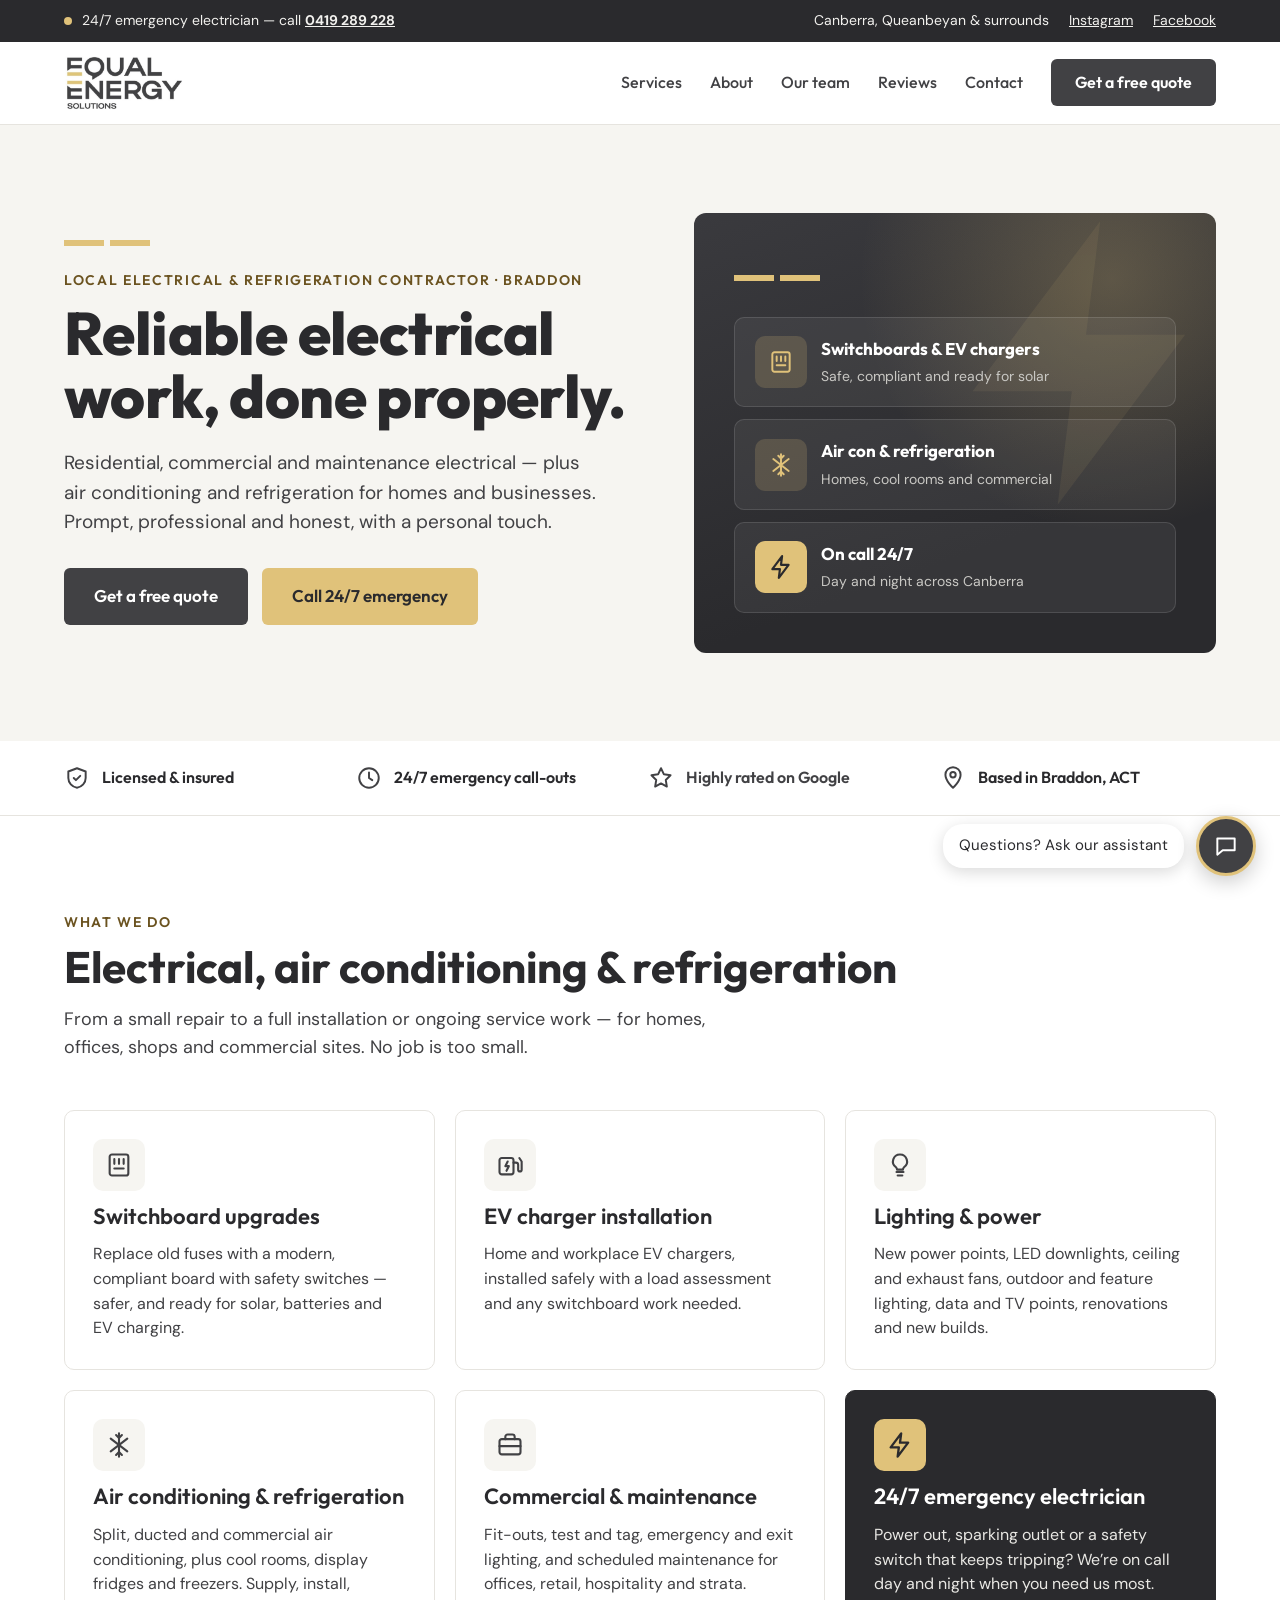
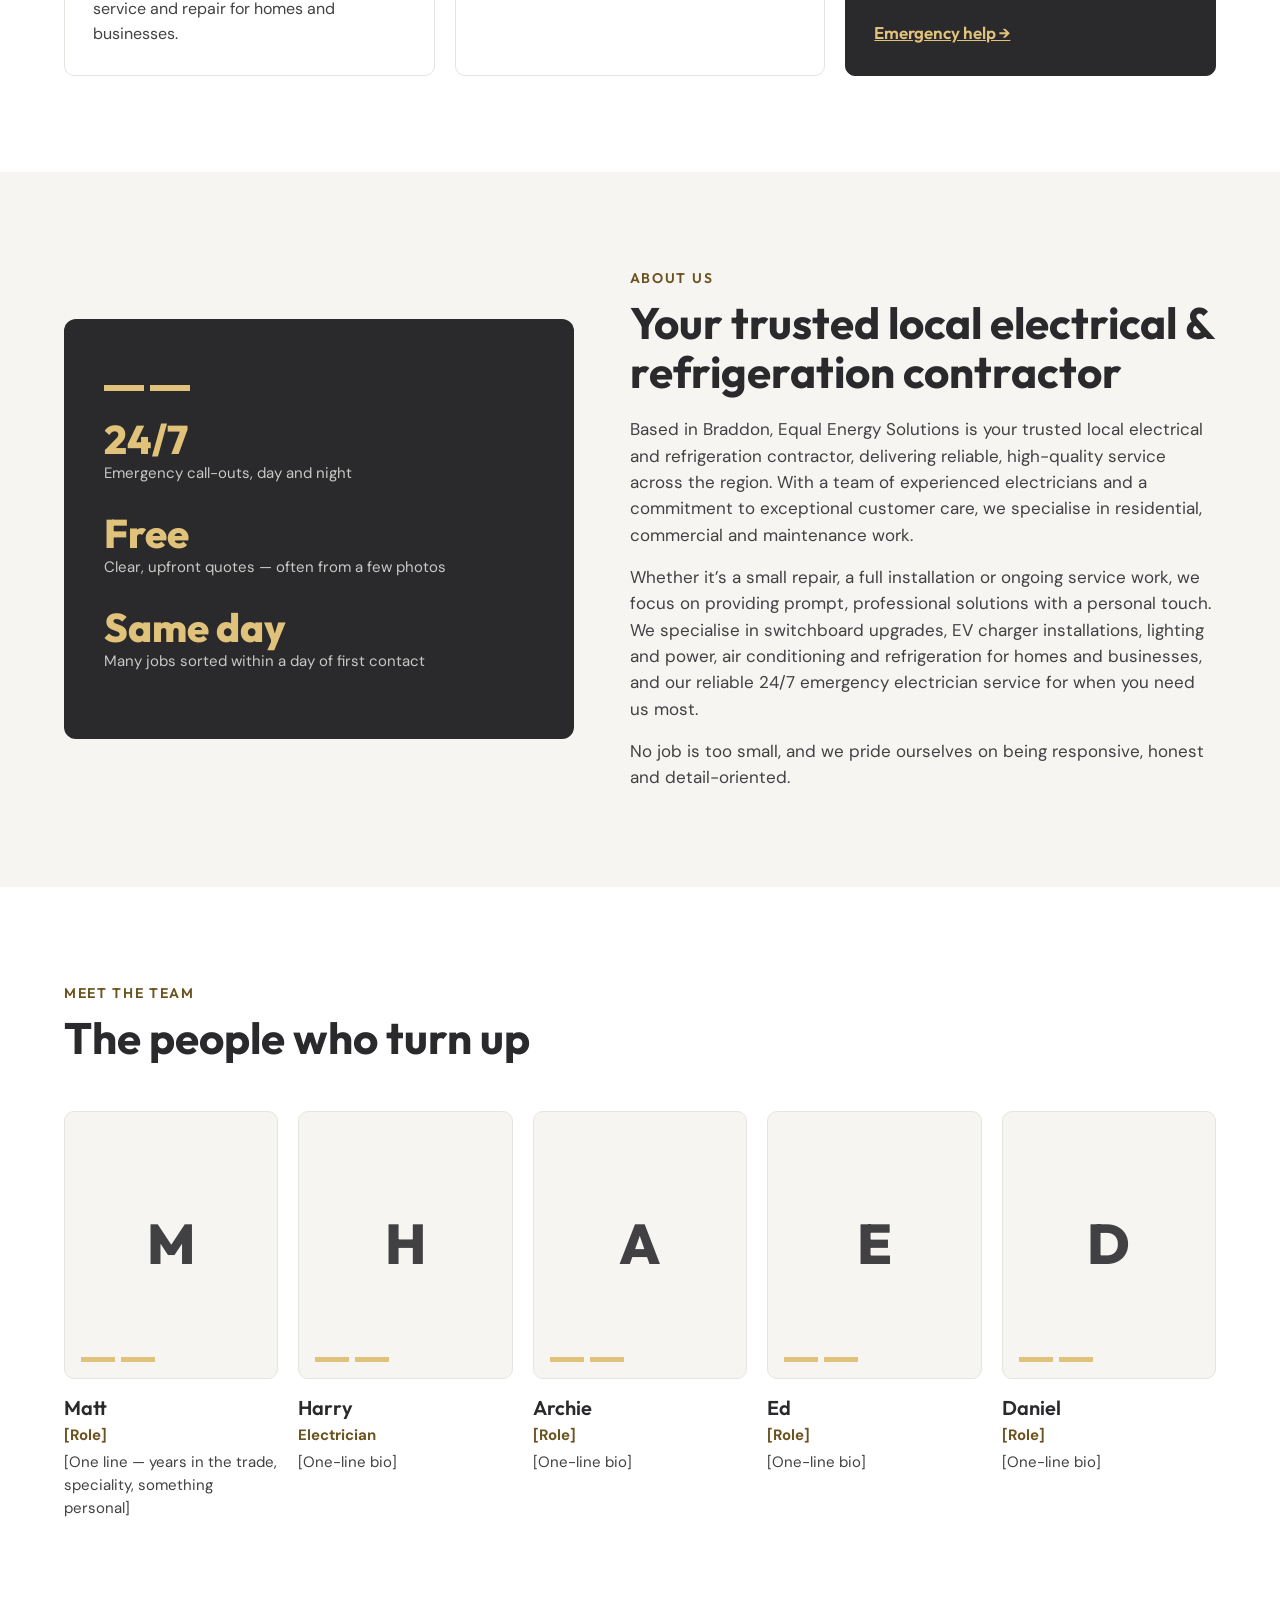
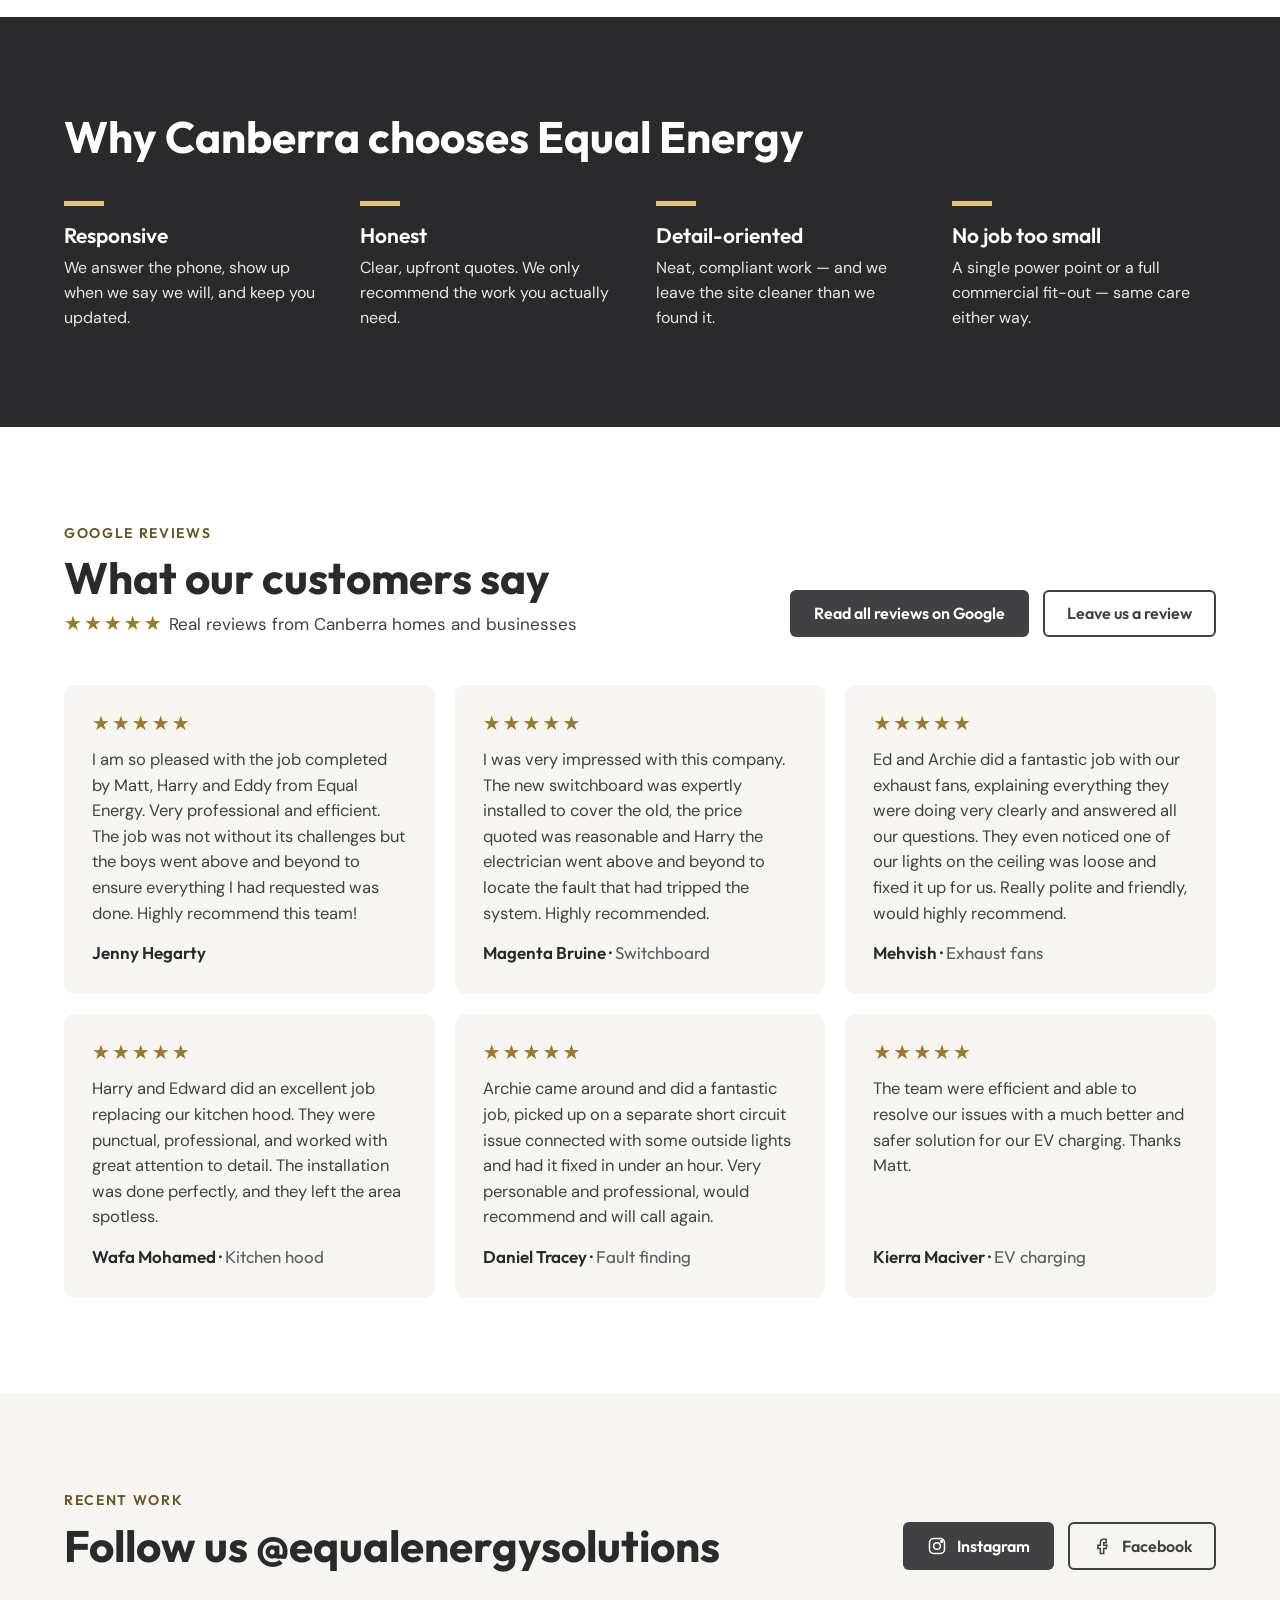
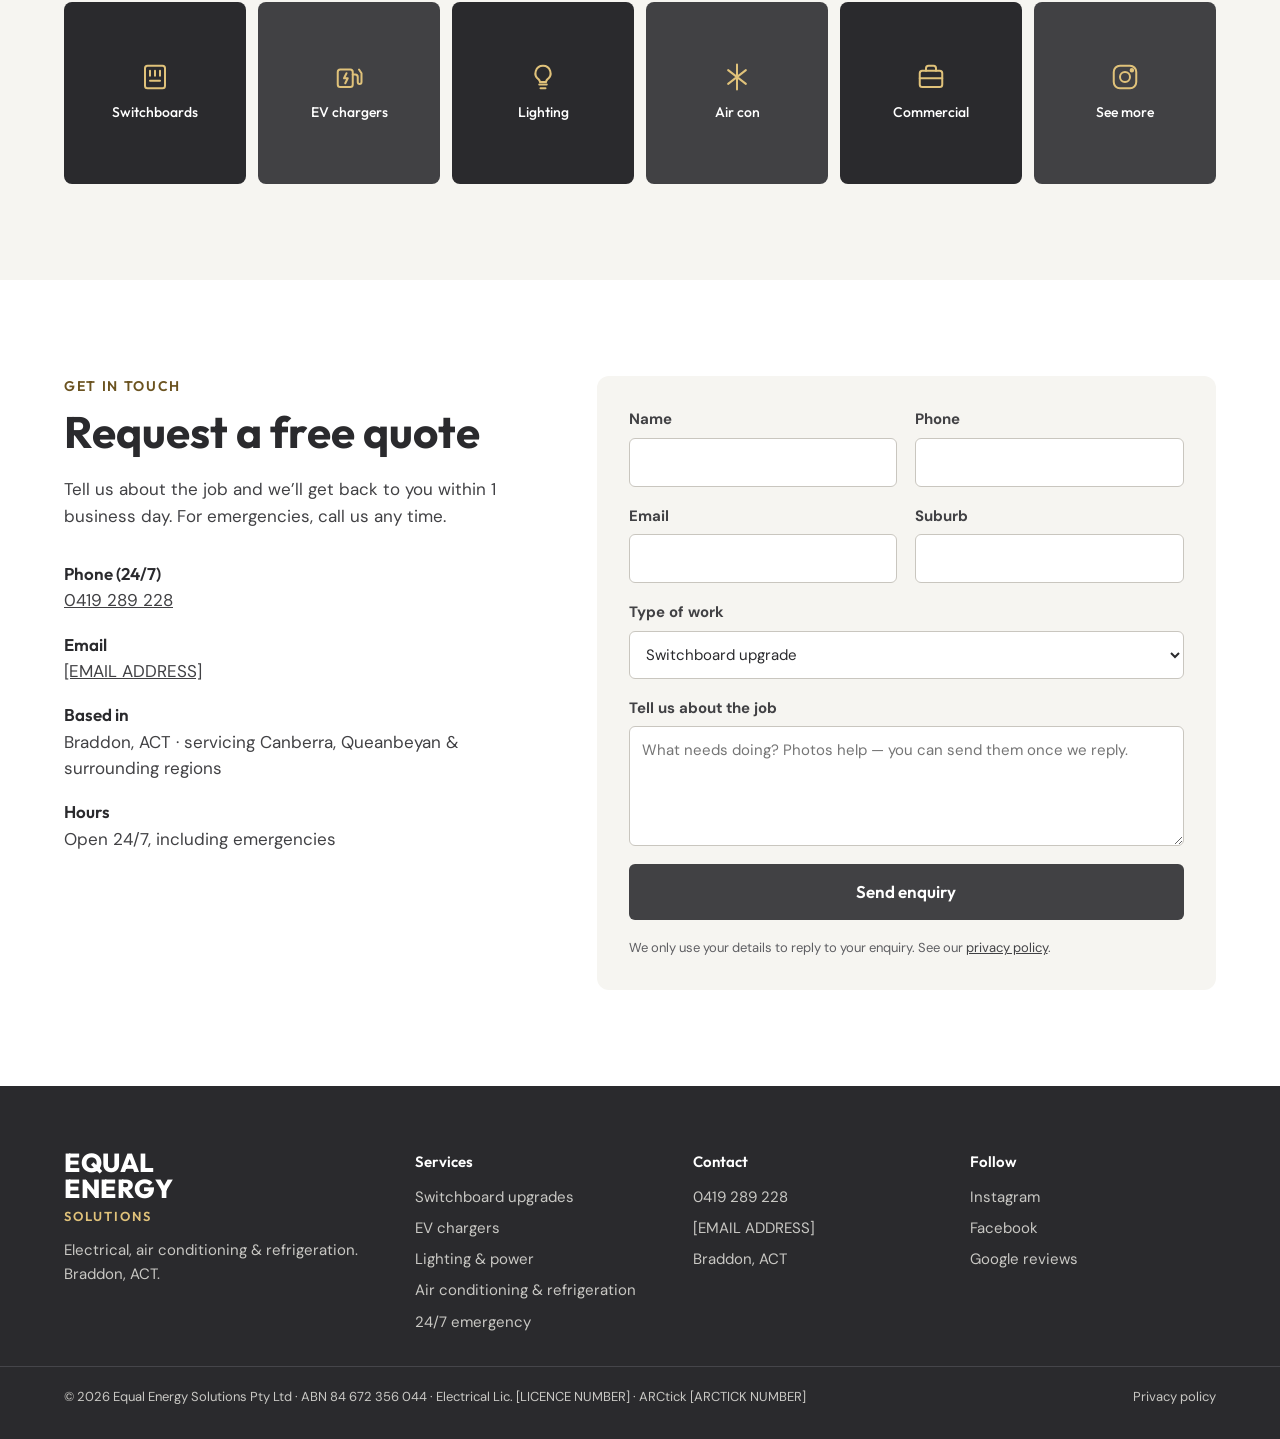
<file: index.html>
<!doctype html>
<html lang="en-AU">
<head>
<meta charset="utf-8">
<meta name="viewport" content="width=device-width, initial-scale=1">
<title>Electrician Braddon &amp; Canberra | Equal Energy Solutions</title>
<meta name="description" content="Local electrician in Braddon — switchboards, EV chargers, lighting, air conditioning &amp; refrigeration. 24/7 emergency service. Free quotes.">
<meta name="theme-color" content="#2A2A2D">
<meta property="og:type" content="website">
<meta property="og:title" content="Equal Energy Solutions — Electrician Braddon &amp; Canberra">
<meta property="og:description" content="Electrical, air conditioning &amp; refrigeration for homes and businesses. 24/7 emergency service. Free quotes.">
<meta property="og:image" content="images/logo.jpg">
<link rel="icon" href="images/favicon.svg" type="image/svg+xml">
<link rel="preconnect" href="https://fonts.googleapis.com">
<link rel="preconnect" href="https://fonts.gstatic.com" crossorigin>
<link href="https://fonts.googleapis.com/css2?family=Outfit:wght@400;500;600;700;800&family=DM+Sans:wght@400;500;700&display=swap" rel="stylesheet">
<link rel="stylesheet" href="css/styles.css">
</head>
<body>
<a class="skip" href="#main">Skip to content</a>

<!-- 1. Emergency bar with tap-to-call -->
<div class="topbar">
  <div class="wrap">
    <div class="topbar__left"><span class="dot" aria-hidden="true"></span><span>24/7 emergency electrician — call <a data-tel href="tel:+61419289228"><strong data-site="phone">0419 289 228</strong></a></span></div>
    <div class="topbar__right"><span>Canberra, Queanbeyan &amp; surrounds</span><a data-link="instagramUrl" href="https://www.instagram.com/equalenergysolutions/" rel="noopener">Instagram</a><a data-link="facebookUrl" href="https://www.facebook.com/p/Equal-Energy-Solutions-61576045104167/" rel="noopener">Facebook</a></div>
  </div>
</div>

<header class="header">
  <div class="wrap">
    <a class="header__logo" href="index.html" aria-label="Equal Energy Solutions — home"><img src="images/logo.jpg" alt="Equal Energy Solutions" width="121" height="58"></a>
    <button class="nav-toggle" type="button" aria-controls="nav" aria-expanded="false" aria-label="Menu">
      <svg width="22" height="22" viewBox="0 0 24 24" fill="none" stroke="#2A2A2D" stroke-width="2" stroke-linecap="round" aria-hidden="true"><path d="M4 7h16M4 12h16M4 17h16"/></svg>
    </button>
    <nav class="nav" id="nav" aria-label="Main">
      <a href="#services">Services</a>
      <a href="#about">About</a>
      <a href="#team">Our team</a>
      <a href="#reviews">Reviews</a>
      <a href="#contact">Contact</a>
      <a class="btn btn--primary btn--sm" href="#contact">Get a free quote</a>
    </nav>
  </div>
</header>

<main id="main">

<!-- 2. Hero -->
<section class="hero">
  <div class="wrap">
    <div>
      <div class="bars" aria-hidden="true"><span></span><span></span></div>
      <p class="eyebrow">Local electrical &amp; refrigeration contractor · Braddon</p>
      <h1>Reliable electrical work, done properly.</h1>
      <p class="hero__sub">Residential, commercial and maintenance electrical — plus air conditioning and refrigeration for homes and businesses. Prompt, professional and honest, with a personal touch.</p>
      <div class="btn-row">
        <a class="btn btn--primary" href="#contact">Get a free quote</a>
        <a class="btn btn--gold" data-tel href="tel:+61419289228">Call 24/7 emergency</a>
      </div>
    </div>
    <!-- To use a real photo: add <img class="hero__photo" src="images/hero.jpg" alt="The Equal Energy team on site in Canberra"> as the first child below. -->
    <div class="hero__visual">
      <svg class="hero__bolt" viewBox="0 0 24 24" fill="#E0C27A" aria-hidden="true"><path d="M13 2L4 14h7l-1 8 9-12h-7z"/></svg>
      <div class="bars" aria-hidden="true"><span></span><span></span></div>
      <div class="hero__card">
        <div class="icon-tile icon-tile--glass"><svg width="26" height="26" viewBox="0 0 24 24" fill="none" stroke="#E0C27A" stroke-width="1.8" stroke-linecap="round" stroke-linejoin="round" aria-hidden="true"><rect x="4" y="3" width="16" height="18" rx="2"/><path d="M8 7v4M12 7v4M16 7v4M8 15h8"/></svg></div>
        <div><strong>Switchboards &amp; EV chargers</strong><span>Safe, compliant and ready for solar</span></div>
      </div>
      <div class="hero__card">
        <div class="icon-tile icon-tile--glass"><svg width="26" height="26" viewBox="0 0 24 24" fill="none" stroke="#E0C27A" stroke-width="1.8" stroke-linecap="round" stroke-linejoin="round" aria-hidden="true"><path d="M12 2v20M4.9 6.5l14.2 11M19.1 6.5L4.9 17.5"/><path d="M9.5 3.5L12 6l2.5-2.5M9.5 20.5L12 18l2.5 2.5"/></svg></div>
        <div><strong>Air con &amp; refrigeration</strong><span>Homes, cool rooms and commercial</span></div>
      </div>
      <div class="hero__card">
        <div class="icon-tile icon-tile--gold"><svg width="26" height="26" viewBox="0 0 24 24" fill="none" stroke="#2A2A2D" stroke-width="2" stroke-linecap="round" stroke-linejoin="round" aria-hidden="true"><path d="M13 2L4 14h7l-1 8 9-12h-7z"/></svg></div>
        <div><strong>On call 24/7</strong><span>Day and night across Canberra</span></div>
      </div>
    </div>
  </div>
</section>

<!-- 3. Trust strip -->
<div class="trust">
  <div class="wrap">
    <div class="trust__item"><svg width="26" height="26" viewBox="0 0 24 24" fill="none" stroke="#414144" stroke-width="1.8" stroke-linecap="round" stroke-linejoin="round" aria-hidden="true"><path d="M12 3l8 3v6c0 4.5-3.4 8.3-8 9-4.6-.7-8-4.5-8-9V6z"/><path d="M9 12l2 2 4-4"/></svg>Licensed &amp; insured</div>
    <div class="trust__item"><svg width="26" height="26" viewBox="0 0 24 24" fill="none" stroke="#414144" stroke-width="1.8" stroke-linecap="round" stroke-linejoin="round" aria-hidden="true"><circle cx="12" cy="12" r="9"/><path d="M12 7v5l3 2"/></svg>24/7 emergency call-outs</div>
    <div class="trust__item"><svg width="26" height="26" viewBox="0 0 24 24" fill="none" stroke="#414144" stroke-width="1.8" stroke-linecap="round" stroke-linejoin="round" aria-hidden="true"><path d="M12 3l2.7 5.6 6.1.9-4.4 4.3 1 6.1L12 17l-5.4 2.9 1-6.1L3.2 9.5l6.1-.9z"/></svg><a href="#reviews" style="text-decoration:none">Highly rated on Google</a></div>
    <div class="trust__item"><svg width="26" height="26" viewBox="0 0 24 24" fill="none" stroke="#414144" stroke-width="1.8" stroke-linecap="round" stroke-linejoin="round" aria-hidden="true"><path d="M12 21s7-6.2 7-12a7 7 0 10-14 0c0 5.8 7 12 7 12z"/><circle cx="12" cy="9" r="2.5"/></svg>Based in Braddon, ACT</div>
  </div>
</div>

<!-- 4. Services -->
<section id="services" class="section">
  <div class="wrap">
    <div class="section-head">
      <p class="eyebrow">What we do</p>
      <h2>Electrical, air conditioning &amp; refrigeration</h2>
      <p class="lead">From a small repair to a full installation or ongoing service work — for homes, offices, shops and commercial sites. No job is too small.</p>
    </div>
    <div class="grid-3">
      <article class="card">
        <div class="icon-tile"><svg width="28" height="28" viewBox="0 0 24 24" fill="none" stroke="#414144" stroke-width="1.8" stroke-linecap="round" stroke-linejoin="round" aria-hidden="true"><rect x="4" y="3" width="16" height="18" rx="2"/><path d="M8 7v4M12 7v4M16 7v4M8 15h8"/></svg></div>
        <h3>Switchboard upgrades</h3>
        <p>Replace old fuses with a modern, compliant board with safety switches — safer, and ready for solar, batteries and EV charging.</p>
      </article>
      <article class="card">
        <div class="icon-tile"><svg width="28" height="28" viewBox="0 0 24 24" fill="none" stroke="#414144" stroke-width="1.8" stroke-linecap="round" stroke-linejoin="round" aria-hidden="true"><rect x="3" y="6" width="12" height="14" rx="2"/><path d="M15 10h2a2 2 0 012 2v4a1.5 1.5 0 003 0V9l-2-3"/><path d="M10 9l-2 4h3l-2 4"/></svg></div>
        <h3>EV charger installation</h3>
        <p>Home and workplace EV chargers, installed safely with a load assessment and any switchboard work needed.</p>
      </article>
      <article class="card">
        <div class="icon-tile"><svg width="28" height="28" viewBox="0 0 24 24" fill="none" stroke="#414144" stroke-width="1.8" stroke-linecap="round" stroke-linejoin="round" aria-hidden="true"><path d="M9 18h6M10 21h4"/><path d="M12 3a6 6 0 00-3.5 10.9c.6.5 1 1.2 1 2.1h5c0-.9.4-1.6 1-2.1A6 6 0 0012 3z"/></svg></div>
        <h3>Lighting &amp; power</h3>
        <p>New power points, LED downlights, ceiling and exhaust fans, outdoor and feature lighting, data and TV points, renovations and new builds.</p>
      </article>
      <article class="card">
        <div class="icon-tile"><svg width="28" height="28" viewBox="0 0 24 24" fill="none" stroke="#414144" stroke-width="1.8" stroke-linecap="round" stroke-linejoin="round" aria-hidden="true"><path d="M12 2v20M4.9 6.5l14.2 11M19.1 6.5L4.9 17.5"/><path d="M9.5 3.5L12 6l2.5-2.5M9.5 20.5L12 18l2.5 2.5"/></svg></div>
        <h3>Air conditioning &amp; refrigeration</h3>
        <p>Split, ducted and commercial air conditioning, plus cool rooms, display fridges and freezers. Supply, install, service and repair for homes and businesses.</p>
      </article>
      <article class="card">
        <div class="icon-tile"><svg width="28" height="28" viewBox="0 0 24 24" fill="none" stroke="#414144" stroke-width="1.8" stroke-linecap="round" stroke-linejoin="round" aria-hidden="true"><rect x="3" y="7" width="18" height="13" rx="2"/><path d="M8 7V5a2 2 0 012-2h4a2 2 0 012 2v2M3 13h18"/></svg></div>
        <h3>Commercial &amp; maintenance</h3>
        <p>Fit-outs, test and tag, emergency and exit lighting, and scheduled maintenance for offices, retail, hospitality and strata.</p>
      </article>
      <article class="card card--dark">
        <div class="icon-tile icon-tile--gold"><svg width="28" height="28" viewBox="0 0 24 24" fill="none" stroke="#2A2A2D" stroke-width="2" stroke-linecap="round" stroke-linejoin="round" aria-hidden="true"><path d="M13 2L4 14h7l-1 8 9-12h-7z"/></svg></div>
        <h3>24/7 emergency electrician</h3>
        <p>Power out, sparking outlet or a safety switch that keeps tripping? We’re on call day and night when you need us most.</p>
        <a href="emergency.html">Emergency help →</a>
      </article>
    </div>
  </div>
</section>

<!-- 5. About -->
<section id="about" class="section section--stone">
  <div class="wrap split">
    <!-- To use a real photo: add <img src="images/about.jpg" alt="..."> inside this box. -->
    <div class="about__visual">
      <div class="bars" aria-hidden="true" style="margin:0"><span></span><span></span></div>
      <div class="stat"><strong>24/7</strong><span>Emergency call-outs, day and night</span></div>
      <div class="stat"><strong>Free</strong><span>Clear, upfront quotes — often from a few photos</span></div>
      <div class="stat"><strong>Same day</strong><span>Many jobs sorted within a day of first contact</span></div>
    </div>
    <div>
      <p class="eyebrow">About us</p>
      <h2 style="margin-bottom:20px">Your trusted local electrical &amp; refrigeration contractor</h2>
      <p>Based in Braddon, Equal Energy Solutions is your trusted local electrical and refrigeration contractor, delivering reliable, high-quality service across the region. With a team of experienced electricians and a commitment to exceptional customer care, we specialise in residential, commercial and maintenance work.</p>
      <p>Whether it’s a small repair, a full installation or ongoing service work, we focus on providing prompt, professional solutions with a personal touch. We specialise in switchboard upgrades, EV charger installations, lighting and power, air conditioning and refrigeration for homes and businesses, and our reliable 24/7 emergency electrician service for when you need us most.</p>
      <p>No job is too small, and we pride ourselves on being responsive, honest and detail-oriented.</p>
    </div>
  </div>
</section>

<!-- 6. Team — swap each initial for <img src="images/team-name.jpg" alt="Name"> (4:5 headshots on a light-grey backdrop) -->
<section id="team" class="section">
  <div class="wrap">
    <div class="section-head">
      <p class="eyebrow">Meet the team</p>
      <h2>The people who turn up</h2>
    </div>
    <div class="team">
      <div class="member"><div class="member__photo"><span class="member__initial" aria-hidden="true">M</span></div><h3>Matt</h3><p class="member__role">[Role]</p><p>[One line — years in the trade, speciality, something personal]</p></div>
      <div class="member"><div class="member__photo"><span class="member__initial" aria-hidden="true">H</span></div><h3>Harry</h3><p class="member__role">Electrician</p><p>[One-line bio]</p></div>
      <div class="member"><div class="member__photo"><span class="member__initial" aria-hidden="true">A</span></div><h3>Archie</h3><p class="member__role">[Role]</p><p>[One-line bio]</p></div>
      <div class="member"><div class="member__photo"><span class="member__initial" aria-hidden="true">E</span></div><h3>Ed</h3><p class="member__role">[Role]</p><p>[One-line bio]</p></div>
      <div class="member"><div class="member__photo"><span class="member__initial" aria-hidden="true">D</span></div><h3>Daniel</h3><p class="member__role">[Role]</p><p>[One-line bio]</p></div>
    </div>
  </div>
</section>

<!-- 7. Why us -->
<section class="section section--dark">
  <div class="wrap">
    <h2 style="margin-bottom:40px">Why Canberra chooses Equal Energy</h2>
    <div class="grid-4 why">
      <div><div class="bar"></div><h3>Responsive</h3><p>We answer the phone, show up when we say we will, and keep you updated.</p></div>
      <div><div class="bar"></div><h3>Honest</h3><p>Clear, upfront quotes. We only recommend the work you actually need.</p></div>
      <div><div class="bar"></div><h3>Detail-oriented</h3><p>Neat, compliant work — and we leave the site cleaner than we found it.</p></div>
      <div><div class="bar"></div><h3>No job too small</h3><p>A single power point or a full commercial fit-out — same care either way.</p></div>
    </div>
  </div>
</section>

<!-- 8. Google reviews — real customer reviews only -->
<section id="reviews" class="section">
  <div class="wrap">
    <div class="section-head section-head--split">
      <div>
        <p class="eyebrow">Google reviews</p>
        <h2>What our customers say</h2>
        <p class="rating-line"><span class="stars" aria-hidden="true">★★★★★</span> Real reviews from Canberra homes and businesses</p>
      </div>
      <div class="btn-row">
        <a class="btn btn--primary btn--sm" data-link="googleReviewsUrl" href="#" rel="noopener" target="_blank">Read all reviews on Google</a>
        <a class="btn btn--outline btn--sm" data-link="googleWriteReviewUrl" href="#" rel="noopener" target="_blank">Leave us a review</a>
      </div>
    </div>
    <div class="reviews">
      <figure class="review"><div class="stars" role="img" aria-label="5 stars">★★★★★</div><blockquote>I am so pleased with the job completed by Matt, Harry and Eddy from Equal Energy. Very professional and efficient. The job was not without its challenges but the boys went above and beyond to ensure everything I had requested was done. Highly recommend this team!</blockquote><figcaption>Jenny Hegarty</figcaption></figure>
      <figure class="review"><div class="stars" role="img" aria-label="5 stars">★★★★★</div><blockquote>I was very impressed with this company. The new switchboard was expertly installed to cover the old, the price quoted was reasonable and Harry the electrician went above and beyond to locate the fault that had tripped the system. Highly recommended.</blockquote><figcaption>Magenta Bruine · <span>Switchboard</span></figcaption></figure>
      <figure class="review"><div class="stars" role="img" aria-label="5 stars">★★★★★</div><blockquote>Ed and Archie did a fantastic job with our exhaust fans, explaining everything they were doing very clearly and answered all our questions. They even noticed one of our lights on the ceiling was loose and fixed it up for us. Really polite and friendly, would highly recommend.</blockquote><figcaption>Mehvish · <span>Exhaust fans</span></figcaption></figure>
      <figure class="review"><div class="stars" role="img" aria-label="5 stars">★★★★★</div><blockquote>Harry and Edward did an excellent job replacing our kitchen hood. They were punctual, professional, and worked with great attention to detail. The installation was done perfectly, and they left the area spotless.</blockquote><figcaption>Wafa Mohamed · <span>Kitchen hood</span></figcaption></figure>
      <figure class="review"><div class="stars" role="img" aria-label="5 stars">★★★★★</div><blockquote>Archie came around and did a fantastic job, picked up on a separate short circuit issue connected with some outside lights and had it fixed in under an hour. Very personable and professional, would recommend and will call again.</blockquote><figcaption>Daniel Tracey · <span>Fault finding</span></figcaption></figure>
      <figure class="review"><div class="stars" role="img" aria-label="5 stars">★★★★★</div><blockquote>The team were efficient and able to resolve our issues with a much better and safer solution for our EV charging. Thanks Matt.</blockquote><figcaption>Kierra Maciver · <span>EV charging</span></figcaption></figure>
    </div>
  </div>
</section>

<!-- 9. Instagram — replace tiles with a feed widget (Elfsight / Behold / SnapWidget) or real job photos -->
<section class="section section--stone">
  <div class="wrap">
    <div class="section-head section-head--split" style="margin-bottom:32px">
      <div>
        <p class="eyebrow">Recent work</p>
        <h2>Follow us @equalenergysolutions</h2>
      </div>
      <div class="btn-row">
        <a class="btn btn--primary btn--sm" data-link="instagramUrl" href="https://www.instagram.com/equalenergysolutions/" rel="noopener" target="_blank"><svg width="20" height="20" viewBox="0 0 24 24" fill="none" stroke="#FFFFFF" stroke-width="1.8" aria-hidden="true"><rect x="3" y="3" width="18" height="18" rx="5"/><circle cx="12" cy="12" r="4"/><circle cx="17.5" cy="6.5" r="1" fill="#FFFFFF"/></svg>Instagram</a>
        <a class="btn btn--outline btn--sm" data-link="facebookUrl" href="https://www.facebook.com/p/Equal-Energy-Solutions-61576045104167/" rel="noopener" target="_blank"><svg width="20" height="20" viewBox="0 0 24 24" fill="none" stroke="currentColor" stroke-width="1.8" aria-hidden="true"><path d="M14 8h3V4h-3a4 4 0 00-4 4v3H7v4h3v6h4v-6h3l1-4h-4V8z"/></svg>Facebook</a>
      </div>
    </div>
    <div class="ig-grid">
      <a class="ig-tile" data-link="instagramUrl" href="https://www.instagram.com/equalenergysolutions/" target="_blank" rel="noopener"><svg width="30" height="30" viewBox="0 0 24 24" fill="none" stroke="#E0C27A" stroke-width="1.6" stroke-linecap="round" stroke-linejoin="round" aria-hidden="true"><rect x="4" y="3" width="16" height="18" rx="2"/><path d="M8 7v4M12 7v4M16 7v4M8 15h8"/></svg><span>Switchboards</span></a>
      <a class="ig-tile" data-link="instagramUrl" href="https://www.instagram.com/equalenergysolutions/" target="_blank" rel="noopener"><svg width="30" height="30" viewBox="0 0 24 24" fill="none" stroke="#E0C27A" stroke-width="1.6" stroke-linecap="round" stroke-linejoin="round" aria-hidden="true"><rect x="3" y="6" width="12" height="14" rx="2"/><path d="M15 10h2a2 2 0 012 2v4a1.5 1.5 0 003 0V9l-2-3"/><path d="M10 9l-2 4h3l-2 4"/></svg><span>EV chargers</span></a>
      <a class="ig-tile" data-link="instagramUrl" href="https://www.instagram.com/equalenergysolutions/" target="_blank" rel="noopener"><svg width="30" height="30" viewBox="0 0 24 24" fill="none" stroke="#E0C27A" stroke-width="1.6" stroke-linecap="round" stroke-linejoin="round" aria-hidden="true"><path d="M9 18h6M10 21h4"/><path d="M12 3a6 6 0 00-3.5 10.9c.6.5 1 1.2 1 2.1h5c0-.9.4-1.6 1-2.1A6 6 0 0012 3z"/></svg><span>Lighting</span></a>
      <a class="ig-tile" data-link="instagramUrl" href="https://www.instagram.com/equalenergysolutions/" target="_blank" rel="noopener"><svg width="30" height="30" viewBox="0 0 24 24" fill="none" stroke="#E0C27A" stroke-width="1.6" stroke-linecap="round" stroke-linejoin="round" aria-hidden="true"><path d="M12 2v20M4.9 6.5l14.2 11M19.1 6.5L4.9 17.5"/></svg><span>Air con</span></a>
      <a class="ig-tile" data-link="instagramUrl" href="https://www.instagram.com/equalenergysolutions/" target="_blank" rel="noopener"><svg width="30" height="30" viewBox="0 0 24 24" fill="none" stroke="#E0C27A" stroke-width="1.6" stroke-linecap="round" stroke-linejoin="round" aria-hidden="true"><rect x="3" y="7" width="18" height="13" rx="2"/><path d="M8 7V5a2 2 0 012-2h4a2 2 0 012 2v2M3 13h18"/></svg><span>Commercial</span></a>
      <a class="ig-tile" data-link="instagramUrl" href="https://www.instagram.com/equalenergysolutions/" target="_blank" rel="noopener"><svg width="30" height="30" viewBox="0 0 24 24" fill="none" stroke="#E0C27A" stroke-width="1.6" aria-hidden="true"><rect x="3" y="3" width="18" height="18" rx="5"/><circle cx="12" cy="12" r="4"/><circle cx="17.5" cy="6.5" r="1" fill="#E0C27A"/></svg><span>See more</span></a>
    </div>
  </div>
</section>

<!-- 10. Quote form -->
<section id="contact" class="section">
  <div class="wrap contact">
    <div>
      <p class="eyebrow">Get in touch</p>
      <h2 style="margin-bottom:20px">Request a free quote</h2>
      <p>Tell us about the job and we’ll get back to you within <span data-site="responseTime">1 business day</span>. For emergencies, call us any time.</p>
      <dl class="contact__list">
        <div><dt>Phone (24/7)</dt><dd><a data-tel href="tel:+61419289228" data-site="phone">0419 289 228</a></dd></div>
        <div><dt>Email</dt><dd><a data-mailto href="#contact" data-site="email">[EMAIL ADDRESS]</a></dd></div>
        <div><dt>Based in</dt><dd>Braddon, ACT · servicing <span data-site="serviceArea">Canberra, Queanbeyan &amp; surrounding regions</span></dd></div>
        <div><dt>Hours</dt><dd data-site="hours">Open 24/7, including emergencies</dd></div>
      </dl>
    </div>
    <form id="quote-form" class="form" name="quote" method="POST" data-netlify="true" netlify-honeypot="bot-field" novalidate>
      <input type="hidden" name="form-name" value="quote">
      <label class="hp">Don’t fill this in <input name="bot-field" tabindex="-1" autocomplete="off"></label>
      <label>Name<input type="text" name="name" autocomplete="name" required></label>
      <label>Phone<input type="tel" name="phone" autocomplete="tel"></label>
      <label>Email<input type="email" name="email" autocomplete="email"></label>
      <label>Suburb<input type="text" name="suburb" autocomplete="address-level2"></label>
      <label class="full">Type of work
        <select name="job">
          <option>Switchboard upgrade</option>
          <option>EV charger installation</option>
          <option>Lighting &amp; power</option>
          <option>Air conditioning</option>
          <option>Refrigeration / cool room</option>
          <option>Commercial / maintenance</option>
          <option>Something else</option>
        </select>
      </label>
      <label class="full">Tell us about the job<textarea name="message" rows="4" placeholder="What needs doing? Photos help — you can send them once we reply."></textarea></label>
      <div class="form__status full" role="status" aria-live="polite"></div>
      <button type="submit" class="btn btn--primary full">Send enquiry</button>
      <p class="form__note full">We only use your details to reply to your enquiry. See our <a href="privacy.html">privacy policy</a>.</p>
    </form>
  </div>
</section>

</main>

<!-- 11. Footer -->
<footer class="footer">
  <div class="wrap">
    <div>
      <div class="wordmark">EQUAL<br>ENERGY<small>SOLUTIONS</small></div>
      <p>Electrical, air conditioning &amp; refrigeration. Braddon, ACT.</p>
    </div>
    <div class="footer__col"><div class="footer__title">Services</div><a href="#services">Switchboard upgrades</a><a href="#services">EV chargers</a><a href="#services">Lighting &amp; power</a><a href="#services">Air conditioning &amp; refrigeration</a><a href="emergency.html">24/7 emergency</a></div>
    <div class="footer__col"><div class="footer__title">Contact</div><a data-tel href="tel:+61419289228" data-site="phone">0419 289 228</a><a data-mailto href="#contact" data-site="email">[EMAIL ADDRESS]</a><span>Braddon, ACT</span></div>
    <div class="footer__col"><div class="footer__title">Follow</div><a data-link="instagramUrl" href="https://www.instagram.com/equalenergysolutions/" rel="noopener">Instagram</a><a data-link="facebookUrl" href="https://www.facebook.com/p/Equal-Energy-Solutions-61576045104167/" rel="noopener">Facebook</a><a data-link="googleReviewsUrl" href="#" rel="noopener">Google reviews</a></div>
  </div>
  <div class="footer__bottom">
    <div class="wrap">
      <span>© <span data-year>2026</span> Equal Energy Solutions Pty Ltd · ABN <span data-site="abn">84 672 356 044</span> · Electrical Lic. <span data-site="electricalLicence">[LICENCE NUMBER]</span> · ARCtick <span data-site="arctickLicence">[ARCTICK NUMBER]</span></span>
      <a href="privacy.html">Privacy policy</a>
    </div>
  </div>
</footer>

<!-- 12. Assistant launcher -->
<div class="chat-launch">
  <span class="chat-hint">Questions? Ask our assistant</span>
  <button type="button" class="chat-toggle" data-open-chat aria-label="Open chat assistant"><svg width="26" height="26" viewBox="0 0 24 24" fill="none" stroke="#FFFFFF" stroke-width="1.8" stroke-linecap="round" stroke-linejoin="round" aria-hidden="true"><path d="M4 5h16v11H9l-5 4z"/></svg></button>
</div>
<div id="chat-panel" class="chat-panel" role="dialog" aria-label="Equal Energy assistant">
  <div class="chat-head">
    <div class="chat-head__avatar"><svg width="20" height="20" viewBox="0 0 24 24" fill="none" stroke="#2A2A2D" stroke-width="2" stroke-linecap="round" stroke-linejoin="round" aria-hidden="true"><path d="M13 2L4 14h7l-1 8 9-12h-7z"/></svg></div>
    <div><div class="chat-head__title">Equal Energy assistant</div><div class="chat-head__sub">Instant answers · a real person follows up</div></div>
    <button type="button" id="chat-close" class="chat-close" aria-label="Close chat">×</button>
  </div>
  <div id="chat-log" class="chat-log" aria-live="polite"></div>
  <div id="chat-chips" class="chat-chips"></div>
  <form id="chat-form" class="chat-form"><label class="sr-only" for="chat-input">Type your question</label><input id="chat-input" type="text" placeholder="Type your question…" autocomplete="off"><button type="submit" aria-label="Send">➤</button></form>
  <div class="chat-foot">Automated assistant — for emergencies call <span data-site="phone">0419 289 228</span> any time</div>
</div>

<!-- Mobile action bar -->
<nav class="mobile-bar" aria-label="Quick actions">
  <a class="btn btn--gold" data-tel href="tel:+61419289228">Call</a>
  <a class="btn btn--primary" href="#contact">Quote</a>
  <button type="button" class="btn btn--outline" data-open-chat>Ask us</button>
</nav>

<script src="js/config.js"></script>
<script src="js/main.js"></script>
</body>
</html>
</file>
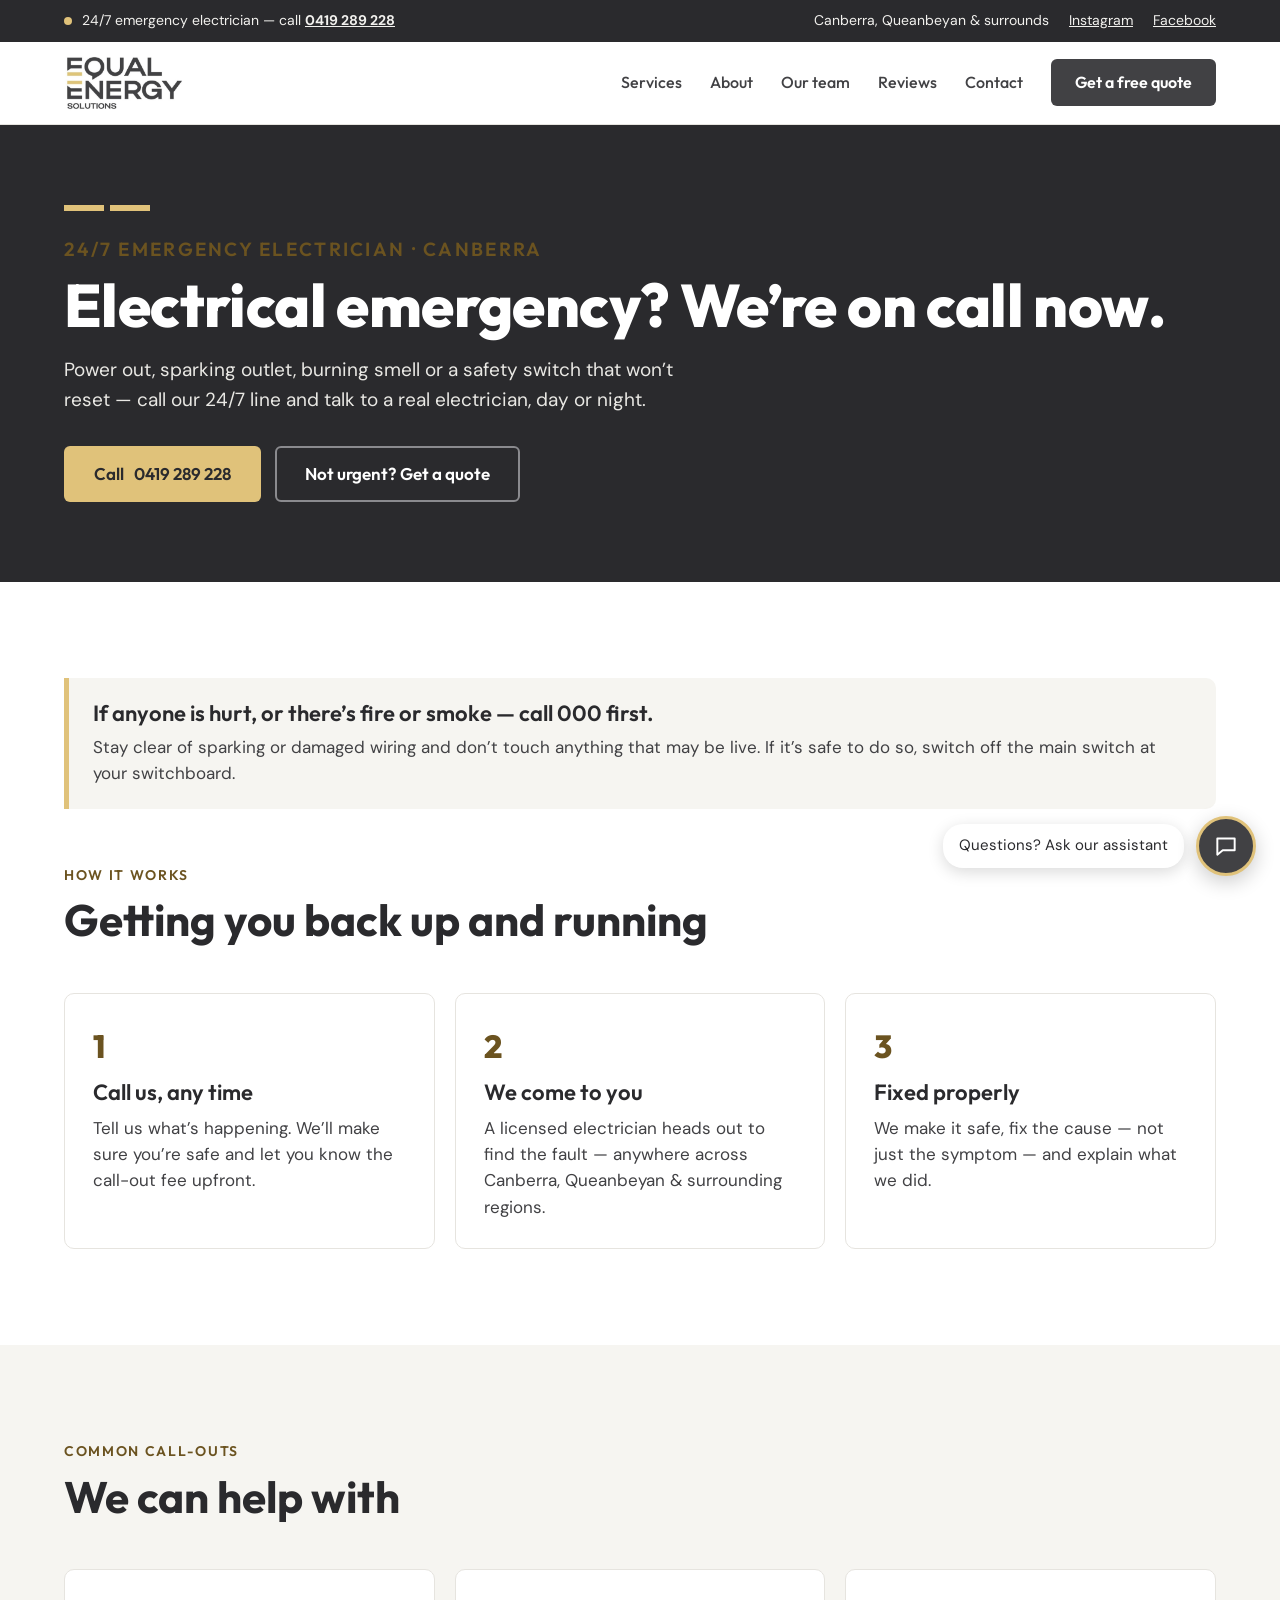
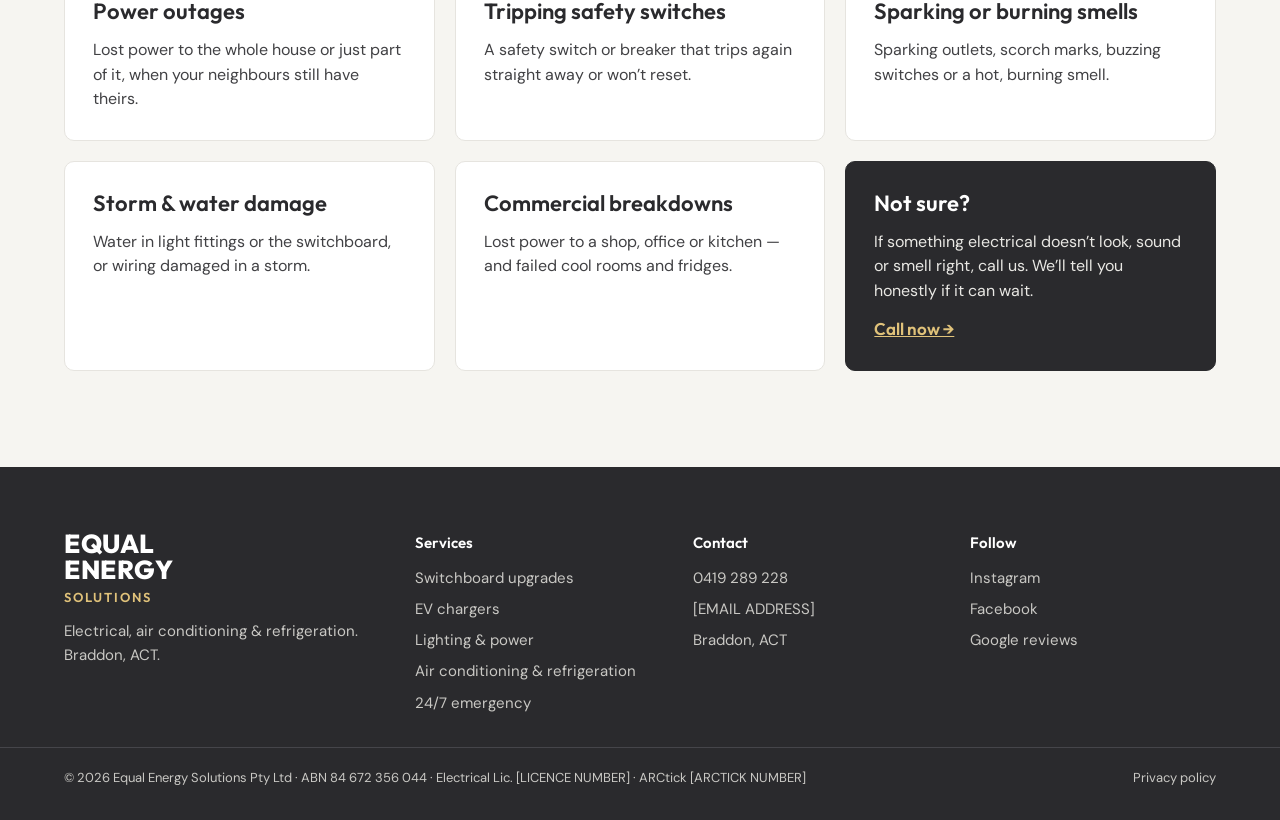
<file: emergency.html>
<!doctype html>
<html lang="en-AU">
<head>
<meta charset="utf-8">
<meta name="viewport" content="width=device-width, initial-scale=1">
<title>24/7 Emergency Electrician Canberra | Equal Energy Solutions</title>
<meta name="description" content="24/7 emergency electrician in Canberra. Power out, sparking outlet or a safety switch that won't reset? Call Equal Energy Solutions any time, day or night.">
<meta name="theme-color" content="#2A2A2D">
<meta property="og:type" content="website">
<meta property="og:title" content="Equal Energy Solutions — Electrician Braddon &amp; Canberra">
<meta property="og:description" content="Electrical, air conditioning &amp; refrigeration for homes and businesses. 24/7 emergency service. Free quotes.">
<meta property="og:image" content="images/logo.jpg">
<link rel="icon" href="images/favicon.svg" type="image/svg+xml">
<link rel="preconnect" href="https://fonts.googleapis.com">
<link rel="preconnect" href="https://fonts.gstatic.com" crossorigin>
<link href="https://fonts.googleapis.com/css2?family=Outfit:wght@400;500;600;700;800&family=DM+Sans:wght@400;500;700&display=swap" rel="stylesheet">
<link rel="stylesheet" href="css/styles.css">
</head>
<body>
<a class="skip" href="#main">Skip to content</a>

<!-- 1. Emergency bar with tap-to-call -->
<div class="topbar">
  <div class="wrap">
    <div class="topbar__left"><span class="dot" aria-hidden="true"></span><span>24/7 emergency electrician — call <a data-tel href="index.html#contact"><strong data-site="phone">0419 289 228</strong></a></span></div>
    <div class="topbar__right"><span>Canberra, Queanbeyan &amp; surrounds</span><a data-link="instagramUrl" href="https://www.instagram.com/equalenergysolutions/" rel="noopener">Instagram</a><a data-link="facebookUrl" href="https://www.facebook.com/p/Equal-Energy-Solutions-61576045104167/" rel="noopener">Facebook</a></div>
  </div>
</div>

<header class="header">
  <div class="wrap">
    <a class="header__logo" href="index.html" aria-label="Equal Energy Solutions — home"><img src="images/logo.jpg" alt="Equal Energy Solutions" width="121" height="58"></a>
    <button class="nav-toggle" type="button" aria-controls="nav" aria-expanded="false" aria-label="Menu">
      <svg width="22" height="22" viewBox="0 0 24 24" fill="none" stroke="#2A2A2D" stroke-width="2" stroke-linecap="round" aria-hidden="true"><path d="M4 7h16M4 12h16M4 17h16"/></svg>
    </button>
    <nav class="nav" id="nav" aria-label="Main">
      <a href="index.html#services">Services</a>
      <a href="index.html#about">About</a>
      <a href="index.html#team">Our team</a>
      <a href="index.html#reviews">Reviews</a>
      <a href="index.html#contact">Contact</a>
      <a class="btn btn--primary btn--sm" href="index.html#contact">Get a free quote</a>
    </nav>
  </div>
</header>

<main id="main">

<section class="page-hero">
  <div class="wrap">
    <div class="bars" aria-hidden="true"><span></span><span></span></div>
    <p class="eyebrow">24/7 emergency electrician · Canberra</p>
    <h1>Electrical emergency? We’re on call now.</h1>
    <p style="margin-bottom:32px">Power out, sparking outlet, burning smell or a safety switch that won’t reset — call our 24/7 line and talk to a real electrician, day or night.</p>
    <div class="btn-row">
      <a class="btn btn--gold" data-tel href="tel:+61419289228">Call <span data-site="phone">0419 289 228</span></a>
      <a class="btn btn--outline-light" href="index.html#contact">Not urgent? Get a quote</a>
    </div>
  </div>
</section>

<section class="section" id="call">
  <div class="wrap">
    <div class="danger" style="margin-bottom:56px">
      <h3 style="margin-bottom:6px">If anyone is hurt, or there’s fire or smoke — call 000 first.</h3>
      <p>Stay clear of sparking or damaged wiring and don’t touch anything that may be live. If it’s safe to do so, switch off the main switch at your switchboard.</p>
    </div>
    <div class="section-head">
      <p class="eyebrow">How it works</p>
      <h2>Getting you back up and running</h2>
    </div>
    <ol class="steps" style="padding:0;margin:0">
      <li><h3 style="margin-bottom:8px">Call us, any time</h3><p>Tell us what’s happening. We’ll make sure you’re safe and let you know the call-out fee upfront.</p></li>
      <li><h3 style="margin-bottom:8px">We come to you</h3><p>A licensed electrician heads out to find the fault — anywhere across <span data-site="serviceArea">Canberra, Queanbeyan &amp; surrounding regions</span>.</p></li>
      <li><h3 style="margin-bottom:8px">Fixed properly</h3><p>We make it safe, fix the cause — not just the symptom — and explain what we did.</p></li>
    </ol>
  </div>
</section>

<section class="section section--stone">
  <div class="wrap">
    <div class="section-head">
      <p class="eyebrow">Common call-outs</p>
      <h2>We can help with</h2>
    </div>
    <div class="grid-3">
      <article class="card"><h3>Power outages</h3><p>Lost power to the whole house or just part of it, when your neighbours still have theirs.</p></article>
      <article class="card"><h3>Tripping safety switches</h3><p>A safety switch or breaker that trips again straight away or won’t reset.</p></article>
      <article class="card"><h3>Sparking or burning smells</h3><p>Sparking outlets, scorch marks, buzzing switches or a hot, burning smell.</p></article>
      <article class="card"><h3>Storm &amp; water damage</h3><p>Water in light fittings or the switchboard, or wiring damaged in a storm.</p></article>
      <article class="card"><h3>Commercial breakdowns</h3><p>Lost power to a shop, office or kitchen — and failed cool rooms and fridges.</p></article>
      <article class="card card--dark"><h3>Not sure?</h3><p>If something electrical doesn’t look, sound or smell right, call us. We’ll tell you honestly if it can wait.</p><a data-tel href="tel:+61419289228">Call now →</a></article>
    </div>
  </div>
</section>

</main>

<!-- 11. Footer -->
<footer class="footer">
  <div class="wrap">
    <div>
      <div class="wordmark">EQUAL<br>ENERGY<small>SOLUTIONS</small></div>
      <p>Electrical, air conditioning &amp; refrigeration. Braddon, ACT.</p>
    </div>
    <div class="footer__col"><div class="footer__title">Services</div><a href="index.html#services">Switchboard upgrades</a><a href="index.html#services">EV chargers</a><a href="index.html#services">Lighting &amp; power</a><a href="index.html#services">Air conditioning &amp; refrigeration</a><a href="emergency.html">24/7 emergency</a></div>
    <div class="footer__col"><div class="footer__title">Contact</div><a data-tel href="index.html#contact" data-site="phone">0419 289 228</a><a data-mailto href="index.html#contact" data-site="email">[EMAIL ADDRESS]</a><span>Braddon, ACT</span></div>
    <div class="footer__col"><div class="footer__title">Follow</div><a data-link="instagramUrl" href="https://www.instagram.com/equalenergysolutions/" rel="noopener">Instagram</a><a data-link="facebookUrl" href="https://www.facebook.com/p/Equal-Energy-Solutions-61576045104167/" rel="noopener">Facebook</a><a data-link="googleReviewsUrl" href="#" rel="noopener">Google reviews</a></div>
  </div>
  <div class="footer__bottom">
    <div class="wrap">
      <span>© <span data-year>2026</span> Equal Energy Solutions Pty Ltd · ABN <span data-site="abn">84 672 356 044</span> · Electrical Lic. <span data-site="electricalLicence">[LICENCE NUMBER]</span> · ARCtick <span data-site="arctickLicence">[ARCTICK NUMBER]</span></span>
      <a href="privacy.html">Privacy policy</a>
    </div>
  </div>
</footer>

<!-- 12. Assistant launcher -->
<div class="chat-launch">
  <span class="chat-hint">Questions? Ask our assistant</span>
  <button type="button" class="chat-toggle" data-open-chat aria-label="Open chat assistant"><svg width="26" height="26" viewBox="0 0 24 24" fill="none" stroke="#FFFFFF" stroke-width="1.8" stroke-linecap="round" stroke-linejoin="round" aria-hidden="true"><path d="M4 5h16v11H9l-5 4z"/></svg></button>
</div>
<div id="chat-panel" class="chat-panel" role="dialog" aria-label="Equal Energy assistant">
  <div class="chat-head">
    <div class="chat-head__avatar"><svg width="20" height="20" viewBox="0 0 24 24" fill="none" stroke="#2A2A2D" stroke-width="2" stroke-linecap="round" stroke-linejoin="round" aria-hidden="true"><path d="M13 2L4 14h7l-1 8 9-12h-7z"/></svg></div>
    <div><div class="chat-head__title">Equal Energy assistant</div><div class="chat-head__sub">Instant answers · a real person follows up</div></div>
    <button type="button" id="chat-close" class="chat-close" aria-label="Close chat">×</button>
  </div>
  <div id="chat-log" class="chat-log" aria-live="polite"></div>
  <div id="chat-chips" class="chat-chips"></div>
  <form id="chat-form" class="chat-form"><label class="sr-only" for="chat-input">Type your question</label><input id="chat-input" type="text" placeholder="Type your question…" autocomplete="off"><button type="submit" aria-label="Send">➤</button></form>
  <div class="chat-foot">Automated assistant — for emergencies call <span data-site="phone">0419 289 228</span> any time</div>
</div>

<!-- Mobile action bar -->
<nav class="mobile-bar" aria-label="Quick actions">
  <a class="btn btn--gold" data-tel href="index.html#contact">Call</a>
  <a class="btn btn--primary" href="index.html#contact">Quote</a>
  <button type="button" class="btn btn--outline" data-open-chat>Ask us</button>
</nav>

<script src="js/config.js"></script>
<script src="js/main.js"></script>
</body>
</html>
</file>
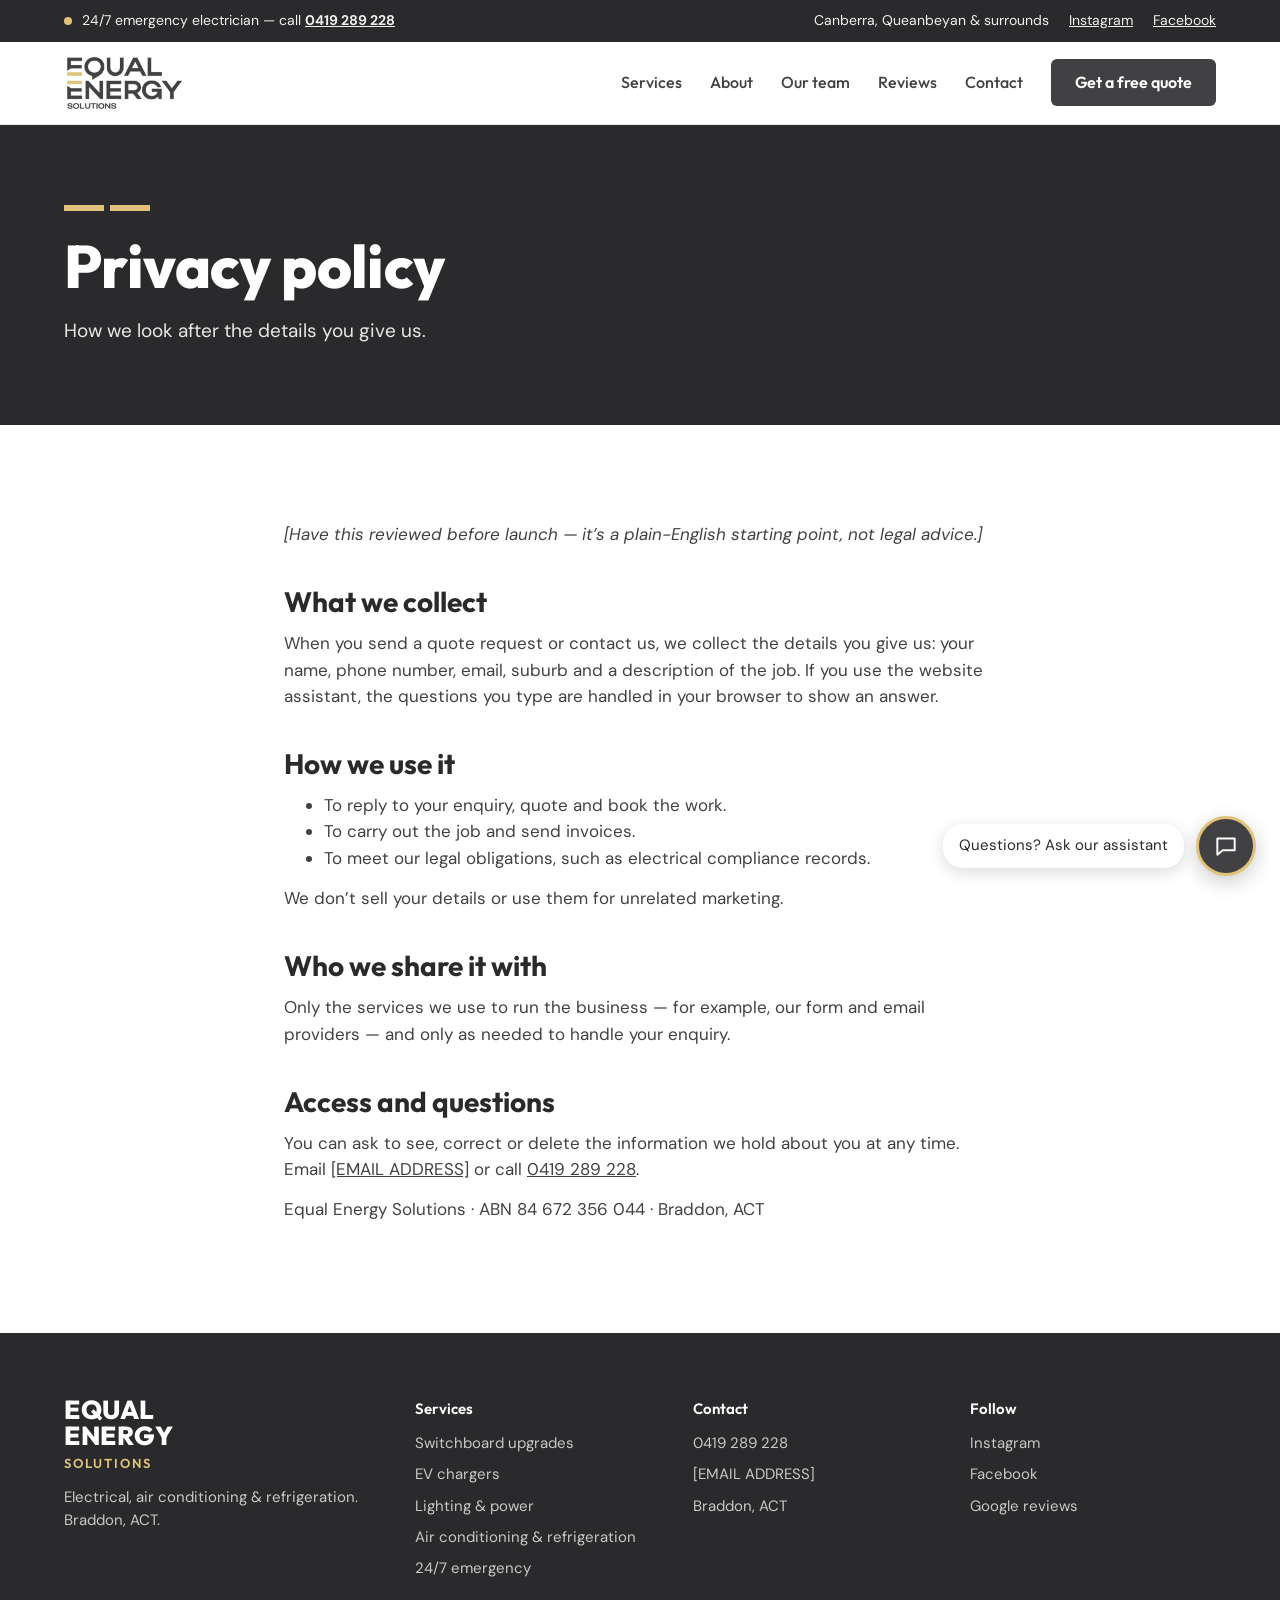
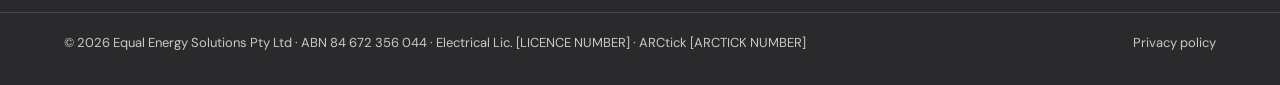
<file: privacy.html>
<!doctype html>
<html lang="en-AU">
<head>
<meta charset="utf-8">
<meta name="viewport" content="width=device-width, initial-scale=1">
<title>Privacy Policy | Equal Energy Solutions</title>
<meta name="description" content="How Equal Energy Solutions collects and uses your personal information.">
<meta name="theme-color" content="#2A2A2D">
<meta property="og:type" content="website">
<meta property="og:title" content="Equal Energy Solutions — Electrician Braddon &amp; Canberra">
<meta property="og:description" content="Electrical, air conditioning &amp; refrigeration for homes and businesses. 24/7 emergency service. Free quotes.">
<meta property="og:image" content="images/logo.jpg">
<link rel="icon" href="images/favicon.svg" type="image/svg+xml">
<link rel="preconnect" href="https://fonts.googleapis.com">
<link rel="preconnect" href="https://fonts.gstatic.com" crossorigin>
<link href="https://fonts.googleapis.com/css2?family=Outfit:wght@400;500;600;700;800&family=DM+Sans:wght@400;500;700&display=swap" rel="stylesheet">
<link rel="stylesheet" href="css/styles.css">
</head>
<body>
<a class="skip" href="#main">Skip to content</a>

<!-- 1. Emergency bar with tap-to-call -->
<div class="topbar">
  <div class="wrap">
    <div class="topbar__left"><span class="dot" aria-hidden="true"></span><span>24/7 emergency electrician — call <a data-tel href="index.html#contact"><strong data-site="phone">0419 289 228</strong></a></span></div>
    <div class="topbar__right"><span>Canberra, Queanbeyan &amp; surrounds</span><a data-link="instagramUrl" href="https://www.instagram.com/equalenergysolutions/" rel="noopener">Instagram</a><a data-link="facebookUrl" href="https://www.facebook.com/p/Equal-Energy-Solutions-61576045104167/" rel="noopener">Facebook</a></div>
  </div>
</div>

<header class="header">
  <div class="wrap">
    <a class="header__logo" href="index.html" aria-label="Equal Energy Solutions — home"><img src="images/logo.jpg" alt="Equal Energy Solutions" width="121" height="58"></a>
    <button class="nav-toggle" type="button" aria-controls="nav" aria-expanded="false" aria-label="Menu">
      <svg width="22" height="22" viewBox="0 0 24 24" fill="none" stroke="#2A2A2D" stroke-width="2" stroke-linecap="round" aria-hidden="true"><path d="M4 7h16M4 12h16M4 17h16"/></svg>
    </button>
    <nav class="nav" id="nav" aria-label="Main">
      <a href="index.html#services">Services</a>
      <a href="index.html#about">About</a>
      <a href="index.html#team">Our team</a>
      <a href="index.html#reviews">Reviews</a>
      <a href="index.html#contact">Contact</a>
      <a class="btn btn--primary btn--sm" href="index.html#contact">Get a free quote</a>
    </nav>
  </div>
</header>

<main id="main">

<section class="page-hero">
  <div class="wrap">
    <div class="bars" aria-hidden="true"><span></span><span></span></div>
    <h1>Privacy policy</h1>
    <p>How we look after the details you give us.</p>
  </div>
</section>
<section class="section">
  <div class="wrap prose">
    <p><em>[Have this reviewed before launch — it’s a plain-English starting point, not legal advice.]</em></p>
    <h2>What we collect</h2>
    <p>When you send a quote request or contact us, we collect the details you give us: your name, phone number, email, suburb and a description of the job. If you use the website assistant, the questions you type are handled in your browser to show an answer.</p>
    <h2>How we use it</h2>
    <ul>
      <li>To reply to your enquiry, quote and book the work.</li>
      <li>To carry out the job and send invoices.</li>
      <li>To meet our legal obligations, such as electrical compliance records.</li>
    </ul>
    <p>We don’t sell your details or use them for unrelated marketing.</p>
    <h2>Who we share it with</h2>
    <p>Only the services we use to run the business — for example, our form and email providers — and only as needed to handle your enquiry.</p>
    <h2>Access and questions</h2>
    <p>You can ask to see, correct or delete the information we hold about you at any time. Email <a data-mailto href="#" data-site="email">[EMAIL ADDRESS]</a> or call <a data-tel href="tel:+61419289228" data-site="phone">0419 289 228</a>.</p>
    <p>Equal Energy Solutions · ABN <span data-site="abn">84 672 356 044</span> · Braddon, ACT</p>
  </div>
</section>

</main>

<!-- 11. Footer -->
<footer class="footer">
  <div class="wrap">
    <div>
      <div class="wordmark">EQUAL<br>ENERGY<small>SOLUTIONS</small></div>
      <p>Electrical, air conditioning &amp; refrigeration. Braddon, ACT.</p>
    </div>
    <div class="footer__col"><div class="footer__title">Services</div><a href="index.html#services">Switchboard upgrades</a><a href="index.html#services">EV chargers</a><a href="index.html#services">Lighting &amp; power</a><a href="index.html#services">Air conditioning &amp; refrigeration</a><a href="emergency.html">24/7 emergency</a></div>
    <div class="footer__col"><div class="footer__title">Contact</div><a data-tel href="index.html#contact" data-site="phone">0419 289 228</a><a data-mailto href="index.html#contact" data-site="email">[EMAIL ADDRESS]</a><span>Braddon, ACT</span></div>
    <div class="footer__col"><div class="footer__title">Follow</div><a data-link="instagramUrl" href="https://www.instagram.com/equalenergysolutions/" rel="noopener">Instagram</a><a data-link="facebookUrl" href="https://www.facebook.com/p/Equal-Energy-Solutions-61576045104167/" rel="noopener">Facebook</a><a data-link="googleReviewsUrl" href="#" rel="noopener">Google reviews</a></div>
  </div>
  <div class="footer__bottom">
    <div class="wrap">
      <span>© <span data-year>2026</span> Equal Energy Solutions Pty Ltd · ABN <span data-site="abn">84 672 356 044</span> · Electrical Lic. <span data-site="electricalLicence">[LICENCE NUMBER]</span> · ARCtick <span data-site="arctickLicence">[ARCTICK NUMBER]</span></span>
      <a href="privacy.html">Privacy policy</a>
    </div>
  </div>
</footer>

<!-- 12. Assistant launcher -->
<div class="chat-launch">
  <span class="chat-hint">Questions? Ask our assistant</span>
  <button type="button" class="chat-toggle" data-open-chat aria-label="Open chat assistant"><svg width="26" height="26" viewBox="0 0 24 24" fill="none" stroke="#FFFFFF" stroke-width="1.8" stroke-linecap="round" stroke-linejoin="round" aria-hidden="true"><path d="M4 5h16v11H9l-5 4z"/></svg></button>
</div>
<div id="chat-panel" class="chat-panel" role="dialog" aria-label="Equal Energy assistant">
  <div class="chat-head">
    <div class="chat-head__avatar"><svg width="20" height="20" viewBox="0 0 24 24" fill="none" stroke="#2A2A2D" stroke-width="2" stroke-linecap="round" stroke-linejoin="round" aria-hidden="true"><path d="M13 2L4 14h7l-1 8 9-12h-7z"/></svg></div>
    <div><div class="chat-head__title">Equal Energy assistant</div><div class="chat-head__sub">Instant answers · a real person follows up</div></div>
    <button type="button" id="chat-close" class="chat-close" aria-label="Close chat">×</button>
  </div>
  <div id="chat-log" class="chat-log" aria-live="polite"></div>
  <div id="chat-chips" class="chat-chips"></div>
  <form id="chat-form" class="chat-form"><label class="sr-only" for="chat-input">Type your question</label><input id="chat-input" type="text" placeholder="Type your question…" autocomplete="off"><button type="submit" aria-label="Send">➤</button></form>
  <div class="chat-foot">Automated assistant — for emergencies call <span data-site="phone">0419 289 228</span> any time</div>
</div>

<!-- Mobile action bar -->
<nav class="mobile-bar" aria-label="Quick actions">
  <a class="btn btn--gold" data-tel href="index.html#contact">Call</a>
  <a class="btn btn--primary" href="index.html#contact">Quote</a>
  <button type="button" class="btn btn--outline" data-open-chat>Ask us</button>
</nav>

<script src="js/config.js"></script>
<script src="js/main.js"></script>
</body>
</html>
</file>
<file: css/styles.css>
/* Equal Energy Solutions — brand tokens from the Design Package (Brand & UI kit) */
:root {
  --charcoal: #414144;      /* logo, buttons, body text */
  --deep: #2A2A2D;          /* headings, dark bands */
  --gold: #E0C27A;          /* accents, emergency CTA — never text on white */
  --bronze: #6B5320;        /* "gold" for text on light */
  --stone: #F6F5F1;         /* alternate sections */
  --line: #E6E4DF;          /* borders, dividers */
  --muted: #5E5E62;
  --placeholder: #DEDCD6;
  --white: #FFFFFF;

  --font-head: "Outfit", system-ui, sans-serif;
  --font-body: "DM Sans", system-ui, sans-serif;

  --radius: 10px;
  --wrap: 1200px;
  --shadow: 0 10px 30px rgba(0, 0, 0, .12);
}

*, *::before, *::after { box-sizing: border-box; }
html { scroll-behavior: smooth; scroll-padding-top: 90px; }
body {
  margin: 0;
  font-family: var(--font-body);
  font-size: 17px;
  line-height: 1.55;
  color: var(--charcoal);
  background: var(--white);
  -webkit-font-smoothing: antialiased;
}
img { max-width: 100%; display: block; }
a { color: var(--charcoal); }
a:hover { color: var(--deep); }
h1, h2, h3 { font-family: var(--font-head); color: var(--deep); margin: 0; }
h1 { font-weight: 800; font-size: 60px; line-height: 1.05; letter-spacing: -0.01em; }
h2 { font-weight: 700; font-size: 44px; line-height: 1.1; }
h3 { font-weight: 600; font-size: 22px; line-height: 1.25; }
p { margin: 0; }
:focus-visible { outline: 3px solid var(--gold); outline-offset: 2px; }

.wrap { max-width: var(--wrap); margin: 0 auto; padding: 0 24px; }
.section { padding: 96px 0; }
.section--stone { background: var(--stone); }
.section--dark { background: var(--deep); color: #E9E8E4; }
.section--dark h2, .section--dark h3 { color: var(--white); }

.eyebrow {
  font-family: var(--font-head); font-weight: 600; font-size: 14px;
  letter-spacing: .12em; text-transform: uppercase; color: var(--bronze);
  margin-bottom: 10px;
}
.section--dark .eyebrow { color: var(--gold); }
.lead { font-size: 18px; max-width: 680px; margin-top: 14px; }
.section-head { margin-bottom: 48px; }
.section-head--split { display: flex; flex-wrap: wrap; justify-content: space-between; align-items: flex-end; gap: 24px; }

/* Gold bars motif — the two bars from the logo's "E" */
.bars { display: flex; gap: 6px; margin-bottom: 24px; }
.bars span { width: 40px; height: 6px; background: var(--gold); display: block; }
.bar { width: 40px; height: 5px; background: var(--gold); margin-bottom: 16px; }

.sr-only { position: absolute; width: 1px; height: 1px; overflow: hidden; clip: rect(0 0 0 0); white-space: nowrap; }
.skip { position: absolute; left: -999px; top: 8px; background: var(--deep); color: var(--white); padding: 10px 16px; z-index: 100; }
.skip:focus { left: 8px; }

/* Buttons */
.btn {
  display: inline-flex; align-items: center; justify-content: center; gap: 10px;
  font-family: var(--font-head); font-weight: 600; font-size: 17px;
  padding: 16px 28px; border-radius: 6px; border: 2px solid transparent;
  text-decoration: none; cursor: pointer; line-height: 1.2;
  transition: transform .15s ease, background-color .15s ease;
}
.btn:hover { transform: translateY(-1px); }
.btn--primary { background: var(--charcoal); color: var(--white); }
.btn--primary:hover { background: var(--deep); color: var(--white); }
.btn--gold { background: var(--gold); color: var(--deep); }
.btn--gold:hover { background: #D6B566; color: var(--deep); }
.btn--outline { border-color: var(--charcoal); color: var(--charcoal); background: transparent; }
.btn--outline:hover { background: var(--charcoal); color: var(--white); }
.btn--outline-light { border-color: #8A8A8E; color: var(--white); background: transparent; }
.btn--outline-light:hover { border-color: var(--white); color: var(--white); }
.btn--sm { padding: 12px 22px; font-size: 16px; }
.btn-row { display: flex; flex-wrap: wrap; gap: 14px; }

/* Top emergency bar */
.topbar { background: var(--deep); color: #F2F1EE; font-size: 14px; }
.topbar .wrap { display: flex; flex-wrap: wrap; justify-content: space-between; align-items: center; gap: 8px 24px; padding-top: 10px; padding-bottom: 10px; }
.topbar a { color: #F2F1EE; }
.topbar__left { display: flex; align-items: center; gap: 10px; }
.topbar__right { display: flex; gap: 20px; align-items: center; }
.dot { width: 8px; height: 8px; border-radius: 50%; background: var(--gold); display: inline-block; animation: pulse 2s infinite; }
@keyframes pulse { 0%,100% { opacity: 1; } 50% { opacity: .35; } }

/* Header */
.header { position: sticky; top: 0; z-index: 40; background: rgba(255,255,255,.97); border-bottom: 1px solid var(--line); backdrop-filter: saturate(1.4) blur(6px); }
.header .wrap { display: flex; align-items: center; justify-content: space-between; gap: 16px; padding-top: 12px; padding-bottom: 12px; }
.header__logo img { height: 58px; width: auto; }
.nav { display: flex; gap: 28px; align-items: center; font-family: var(--font-head); font-weight: 500; font-size: 16px; }
.nav a { text-decoration: none; }
.nav a:not(.btn):hover { color: var(--bronze); }
.nav .btn { color: var(--white); }
.nav-toggle { display: none; width: 46px; height: 46px; border: 1px solid var(--line); border-radius: 8px; background: var(--white); cursor: pointer; align-items: center; justify-content: center; }

/* Hero */
.hero { background: var(--stone); }
.hero .wrap { padding-top: 88px; padding-bottom: 88px; display: grid; grid-template-columns: 1.1fr 1fr; gap: 56px; align-items: center; }
.hero h1 { margin-bottom: 20px; }
.hero__sub { font-size: 19px; max-width: 540px; margin-bottom: 32px; }
.hero__visual {
  position: relative; min-height: 440px; border-radius: 12px; overflow: hidden;
  background:
    radial-gradient(circle at 80% 15%, rgba(224,194,122,.25), transparent 45%),
    linear-gradient(160deg, #3A3A3E 0%, var(--deep) 70%);
  color: var(--white); padding: 40px; display: flex; flex-direction: column; justify-content: flex-end;
}
.hero__visual img.hero__photo { position: absolute; inset: 0; width: 100%; height: 100%; object-fit: cover; }
.hero__bolt { position: absolute; right: -40px; top: -20px; width: 340px; height: 340px; opacity: .08; }
.hero__card { position: relative; background: rgba(255,255,255,.06); border: 1px solid rgba(255,255,255,.12); border-radius: 10px; padding: 18px 20px; display: flex; gap: 14px; align-items: center; margin-top: 12px; }
.hero__card strong { font-family: var(--font-head); font-size: 17px; display: block; }
.hero__card span { font-size: 14px; color: #C9C8C4; }
.icon-tile { width: 52px; height: 52px; border-radius: 10px; background: var(--stone); display: flex; align-items: center; justify-content: center; flex: none; }
.icon-tile--gold { background: var(--gold); }
.icon-tile--glass { background: rgba(224,194,122,.18); }

/* Trust strip */
.trust { border-bottom: 1px solid var(--line); }
.trust .wrap { padding-top: 24px; padding-bottom: 24px; display: grid; grid-template-columns: repeat(4, 1fr); gap: 16px; font-family: var(--font-head); font-weight: 600; font-size: 16px; color: var(--deep); }
.trust__item { display: flex; gap: 12px; align-items: center; }

/* Services */
.grid-3 { display: grid; grid-template-columns: repeat(3, 1fr); gap: 20px; }
.card { border: 1px solid var(--line); border-radius: var(--radius); padding: 28px; display: flex; flex-direction: column; gap: 12px; background: var(--white); transition: box-shadow .2s ease, transform .2s ease; }
.card:hover { box-shadow: var(--shadow); transform: translateY(-2px); }
.card p { font-size: 16px; }
.card--dark { background: var(--deep); color: #E9E8E4; border-color: var(--deep); }
.card--dark h3 { color: var(--white); }
.card--dark a { color: var(--gold); font-family: var(--font-head); font-weight: 600; font-size: 17px; margin-top: auto; }

/* About */
.split { display: grid; grid-template-columns: 1fr 1.15fr; gap: 56px; align-items: center; }
.split p + p { margin-top: 16px; }
.about__visual { min-height: 420px; border-radius: 12px; background: var(--deep); position: relative; overflow: hidden; padding: 40px; display: flex; flex-direction: column; justify-content: center; gap: 28px; }
.about__visual img { position: absolute; inset: 0; width: 100%; height: 100%; object-fit: cover; }
.stat { color: var(--white); }
.stat strong { font-family: var(--font-head); font-size: 40px; font-weight: 800; color: var(--gold); display: block; line-height: 1; }
.stat span { font-size: 15px; color: #C9C8C4; }

/* Team */
.team { display: grid; grid-template-columns: repeat(5, 1fr); gap: 20px; }
.member { display: flex; flex-direction: column; gap: 4px; }
.member__photo { aspect-ratio: 4 / 5; border-radius: var(--radius); background: var(--stone); border: 1px solid var(--line); display: flex; align-items: center; justify-content: center; margin-bottom: 12px; overflow: hidden; position: relative; }
.member__photo img { width: 100%; height: 100%; object-fit: cover; }
.member__initial { font-family: var(--font-head); font-weight: 800; font-size: 56px; color: var(--charcoal); }
.member__photo::after { content: ""; position: absolute; left: 16px; bottom: 16px; width: 34px; height: 5px; background: var(--gold); box-shadow: 40px 0 0 var(--gold); }
.member h3 { font-size: 20px; }
.member__role { font-size: 15px; color: var(--bronze); font-weight: 700; }
.member p:last-child { font-size: 15px; }

/* Why us */
.grid-4 { display: grid; grid-template-columns: repeat(4, 1fr); gap: 32px; }
.why h3 { font-size: 21px; margin-bottom: 8px; }
.why p { font-size: 16px; }

/* Reviews */
.reviews { display: grid; grid-template-columns: repeat(3, 1fr); gap: 20px; }
.review { margin: 0; background: var(--stone); border-radius: var(--radius); padding: 28px; display: flex; flex-direction: column; gap: 14px; }
.stars { color: #9A7A2E; font-size: 20px; letter-spacing: 2px; line-height: 1; }
.review blockquote { margin: 0; font-size: 16.5px; flex: 1; }
.review figcaption { font-family: var(--font-head); font-weight: 600; color: var(--deep); }
.review figcaption span { font-weight: 400; color: var(--muted); }
.rating-line { font-size: 17px; margin-top: 8px; }

/* Instagram */
.ig-grid { display: grid; grid-template-columns: repeat(6, 1fr); gap: 12px; }
.ig-tile { aspect-ratio: 1; border-radius: 8px; background: var(--deep); color: var(--white); display: flex; flex-direction: column; align-items: center; justify-content: center; gap: 10px; text-decoration: none; text-align: center; padding: 12px; font-family: var(--font-head); font-weight: 500; font-size: 14px; transition: transform .2s ease; position: relative; overflow: hidden; }
.ig-tile:nth-child(even) { background: var(--charcoal); }
.ig-tile:hover { transform: scale(1.03); color: var(--gold); }
.ig-tile img { position: absolute; inset: 0; width: 100%; height: 100%; object-fit: cover; }

/* Contact */
.contact { display: grid; grid-template-columns: 1fr 1.3fr; gap: 56px; }
.contact__list { display: flex; flex-direction: column; gap: 18px; margin-top: 32px; }
.contact__list dt { font-family: var(--font-head); font-weight: 600; color: var(--deep); }
.contact__list dd { margin: 0; }
.form { background: var(--stone); border-radius: 12px; padding: 32px; display: grid; grid-template-columns: repeat(2, minmax(0, 1fr)); gap: 18px; }
.form label { display: flex; flex-direction: column; gap: 6px; font-weight: 700; font-size: 15px; }
.form .full { grid-column: 1 / -1; }
.form input, .form select, .form textarea { font: inherit; font-weight: 400; padding: 12px; border: 1px solid #C9C6BF; border-radius: 6px; background: var(--white); color: var(--deep); width: 100%; }
.form input:focus, .form select:focus, .form textarea:focus { outline: 2px solid var(--gold); border-color: var(--charcoal); }
.form textarea { resize: vertical; min-height: 120px; }
.form .btn { width: 100%; }
.form__note { font-size: 13px; color: var(--muted); }
.form__status { grid-column: 1 / -1; padding: 14px 16px; border-radius: 8px; font-weight: 500; display: none; }
.form__status.ok { display: block; background: #E9F3E6; color: #2E5B23; }
.form__status.err { display: block; background: #FBEAEA; color: #8A2A2A; }
.hp { display: none !important; }

/* Footer */
.footer { background: var(--deep); color: #C9C8C4; font-size: 15px; }
.footer .wrap { padding-top: 64px; padding-bottom: 32px; display: grid; grid-template-columns: 1.3fr 1fr 1fr 1fr; gap: 32px; }
.footer a { color: #C9C8C4; text-decoration: none; }
.footer a:hover { color: var(--gold); }
.footer__col { display: flex; flex-direction: column; gap: 8px; }
.footer__title { font-family: var(--font-head); font-weight: 600; color: var(--white); margin-bottom: 4px; }
.wordmark { font-family: var(--font-head); font-weight: 800; font-size: 26px; line-height: 1; color: var(--white); letter-spacing: .02em; }
.wordmark small { display: block; font-weight: 600; font-size: 13px; letter-spacing: .14em; color: var(--gold); margin: 8px 0 16px; }
.footer__bottom { border-top: 1px solid #45454A; }
.footer__bottom .wrap { display: flex; flex-wrap: wrap; justify-content: space-between; gap: 12px; font-size: 13px; padding-top: 20px; padding-bottom: 32px; grid-template-columns: none; }

/* Chatbot */
.chat-launch { position: fixed; z-index: 60; right: 24px; bottom: 24px; display: flex; align-items: center; gap: 12px; }
.chat-hint { background: var(--white); color: var(--deep); padding: 10px 16px; border-radius: 20px; font-size: 15px; box-shadow: 0 4px 16px rgba(0,0,0,.15); }
.chat-toggle { width: 60px; height: 60px; border-radius: 50%; background: var(--charcoal); border: 3px solid var(--gold); display: flex; align-items: center; justify-content: center; cursor: pointer; box-shadow: 0 6px 20px rgba(0,0,0,.2); }
.chat-panel { position: fixed; right: 24px; bottom: 100px; width: 370px; max-width: calc(100vw - 32px); height: 560px; max-height: calc(100vh - 140px); background: var(--white); border-radius: 16px; box-shadow: 0 10px 30px rgba(0,0,0,.2); display: none; flex-direction: column; overflow: hidden; z-index: 61; }
.chat-panel.open { display: flex; }
.chat-head { background: var(--deep); color: var(--white); padding: 14px 16px; display: flex; align-items: center; gap: 12px; }
.chat-head__avatar { width: 38px; height: 38px; border-radius: 50%; background: var(--gold); display: flex; align-items: center; justify-content: center; flex: none; }
.chat-head__title { font-family: var(--font-head); font-weight: 600; }
.chat-head__sub { font-size: 12px; color: #C9C8C4; }
.chat-close { width: 44px; height: 44px; background: none; border: 0; color: var(--white); font-size: 24px; cursor: pointer; margin-left: auto; }
.chat-log { flex: 1; overflow-y: auto; padding: 16px; display: flex; flex-direction: column; gap: 10px; background: var(--stone); }
.bubble { max-width: 84%; padding: 10px 14px; font-size: 15px; line-height: 1.45; }
.bubble--bot { align-self: flex-start; background: var(--white); color: var(--deep); border-radius: 14px 14px 14px 4px; box-shadow: 0 1px 2px rgba(0,0,0,.06); }
.bubble--me { align-self: flex-end; background: var(--charcoal); color: var(--white); border-radius: 14px 14px 4px 14px; }
.bubble a { color: inherit; font-weight: 700; }
.chat-chips { padding: 10px 12px 4px; border-top: 1px solid var(--line); display: flex; flex-wrap: wrap; gap: 6px; max-height: 120px; overflow-y: auto; }
.chat-chips button { font: inherit; font-size: 13px; min-height: 34px; padding: 5px 11px; border-radius: 17px; border: 1.5px solid var(--charcoal); background: var(--white); color: var(--charcoal); cursor: pointer; }
.chat-chips button:hover { background: var(--charcoal); color: var(--white); }
.chat-form { padding: 8px 12px 6px; display: flex; gap: 8px; }
.chat-form input { flex: 1; font: inherit; font-size: 15px; padding: 11px; border: 1px solid #C9C6BF; border-radius: 8px; }
.chat-form button { width: 46px; border-radius: 8px; border: 0; background: var(--charcoal); color: var(--white); cursor: pointer; font-size: 16px; }
.chat-foot { padding: 0 12px 10px; font-size: 11px; color: #6A6A6E; text-align: center; }

/* Mobile sticky action bar (design page 04) */
.mobile-bar { display: none; }

/* Simple content pages (emergency / privacy) */
.page-hero { background: var(--deep); color: #E9E8E4; }
.page-hero .wrap { padding-top: 80px; padding-bottom: 80px; }
.page-hero h1 { color: var(--white); margin-bottom: 18px; }
.page-hero p { font-size: 19px; max-width: 640px; }
.steps { counter-reset: step; display: grid; grid-template-columns: repeat(3, 1fr); gap: 20px; }
.steps li { list-style: none; counter-increment: step; border: 1px solid var(--line); border-radius: var(--radius); padding: 28px; }
.steps li::before { content: counter(step); font-family: var(--font-head); font-weight: 800; font-size: 32px; color: var(--bronze); display: block; margin-bottom: 8px; }
.danger { border-left: 5px solid var(--gold); background: var(--stone); padding: 22px 24px; border-radius: 0 var(--radius) var(--radius) 0; }
.prose { max-width: 760px; }
.prose h2 { font-size: 28px; margin: 40px 0 12px; }
.prose p, .prose ul { margin: 0 0 14px; }

/* Responsive */
@media (max-width: 1080px) {
  .team { grid-template-columns: repeat(3, 1fr); }
  .ig-grid { grid-template-columns: repeat(3, 1fr); }
  .trust .wrap { grid-template-columns: repeat(2, 1fr); }
  .footer .wrap { grid-template-columns: 1fr 1fr; }
}
@media (max-width: 900px) {
  h1 { font-size: 48px; }
  h2 { font-size: 36px; }
  .section { padding: 72px 0; }
  .hero .wrap, .split, .contact { grid-template-columns: 1fr; gap: 40px; }
  .hero .wrap { padding-top: 56px; padding-bottom: 56px; }
  .hero__visual { min-height: 320px; }
  .grid-3, .reviews, .steps { grid-template-columns: 1fr 1fr; }
  .grid-4 { grid-template-columns: 1fr 1fr; }
  .nav-toggle { display: inline-flex; }
  .nav { display: none; position: absolute; top: 100%; left: 0; right: 0; background: var(--white); flex-direction: column; align-items: stretch; gap: 0; border-bottom: 1px solid var(--line); padding: 8px 24px 20px; box-shadow: 0 12px 20px rgba(0,0,0,.06); }
  .nav.open { display: flex; }
  .nav a:not(.btn) { padding: 14px 0; border-bottom: 1px solid var(--line); }
  .nav .btn { margin-top: 14px; }
  .header .wrap { position: relative; }
}
@media (max-width: 640px) {
  body { font-size: 16px; padding-bottom: 76px; }
  h1 { font-size: 40px; }
  h2 { font-size: 30px; }
  .section { padding: 56px 0; }
  .wrap { padding: 0 16px; }
  .topbar__right span { display: none; }
  .header__logo img { height: 48px; }
  .hero__sub { font-size: 17px; }
  .hero .btn-row .btn { width: 100%; }
  .hero__visual { padding: 24px; min-height: 260px; }
  .trust .wrap { grid-template-columns: 1fr 1fr; font-size: 14px; gap: 12px; }
  .trust__item svg { width: 20px; height: 20px; flex: none; }
  .grid-3, .reviews, .steps, .grid-4, .footer .wrap { grid-template-columns: 1fr; }
  .card { padding: 22px; }
  .team { grid-template-columns: 1fr 1fr; gap: 14px; }
  .member__initial { font-size: 44px; }
  .ig-grid { grid-template-columns: repeat(3, 1fr); gap: 8px; }
  .ig-tile span { display: none; }
  .form { grid-template-columns: 1fr; padding: 22px; }
  .about__visual { min-height: 0; padding: 28px; }
  .chat-hint { display: none; }
  .chat-launch { display: none; }
  .chat-panel { right: 8px; left: 8px; width: auto; max-width: none; bottom: 84px; height: calc(100vh - 120px); }
  .mobile-bar { display: grid; grid-template-columns: 1fr 1fr 1fr; gap: 8px; position: fixed; left: 0; right: 0; bottom: 0; z-index: 55; background: var(--white); padding: 10px 12px calc(10px + env(safe-area-inset-bottom)); box-shadow: 0 -4px 16px rgba(0,0,0,.1); }
  .mobile-bar .btn { padding: 14px 8px; font-size: 16px; }
}
@media (prefers-reduced-motion: reduce) {
  html { scroll-behavior: auto; }
  *, *::before, *::after { animation: none !important; transition: none !important; }
}
</file>
